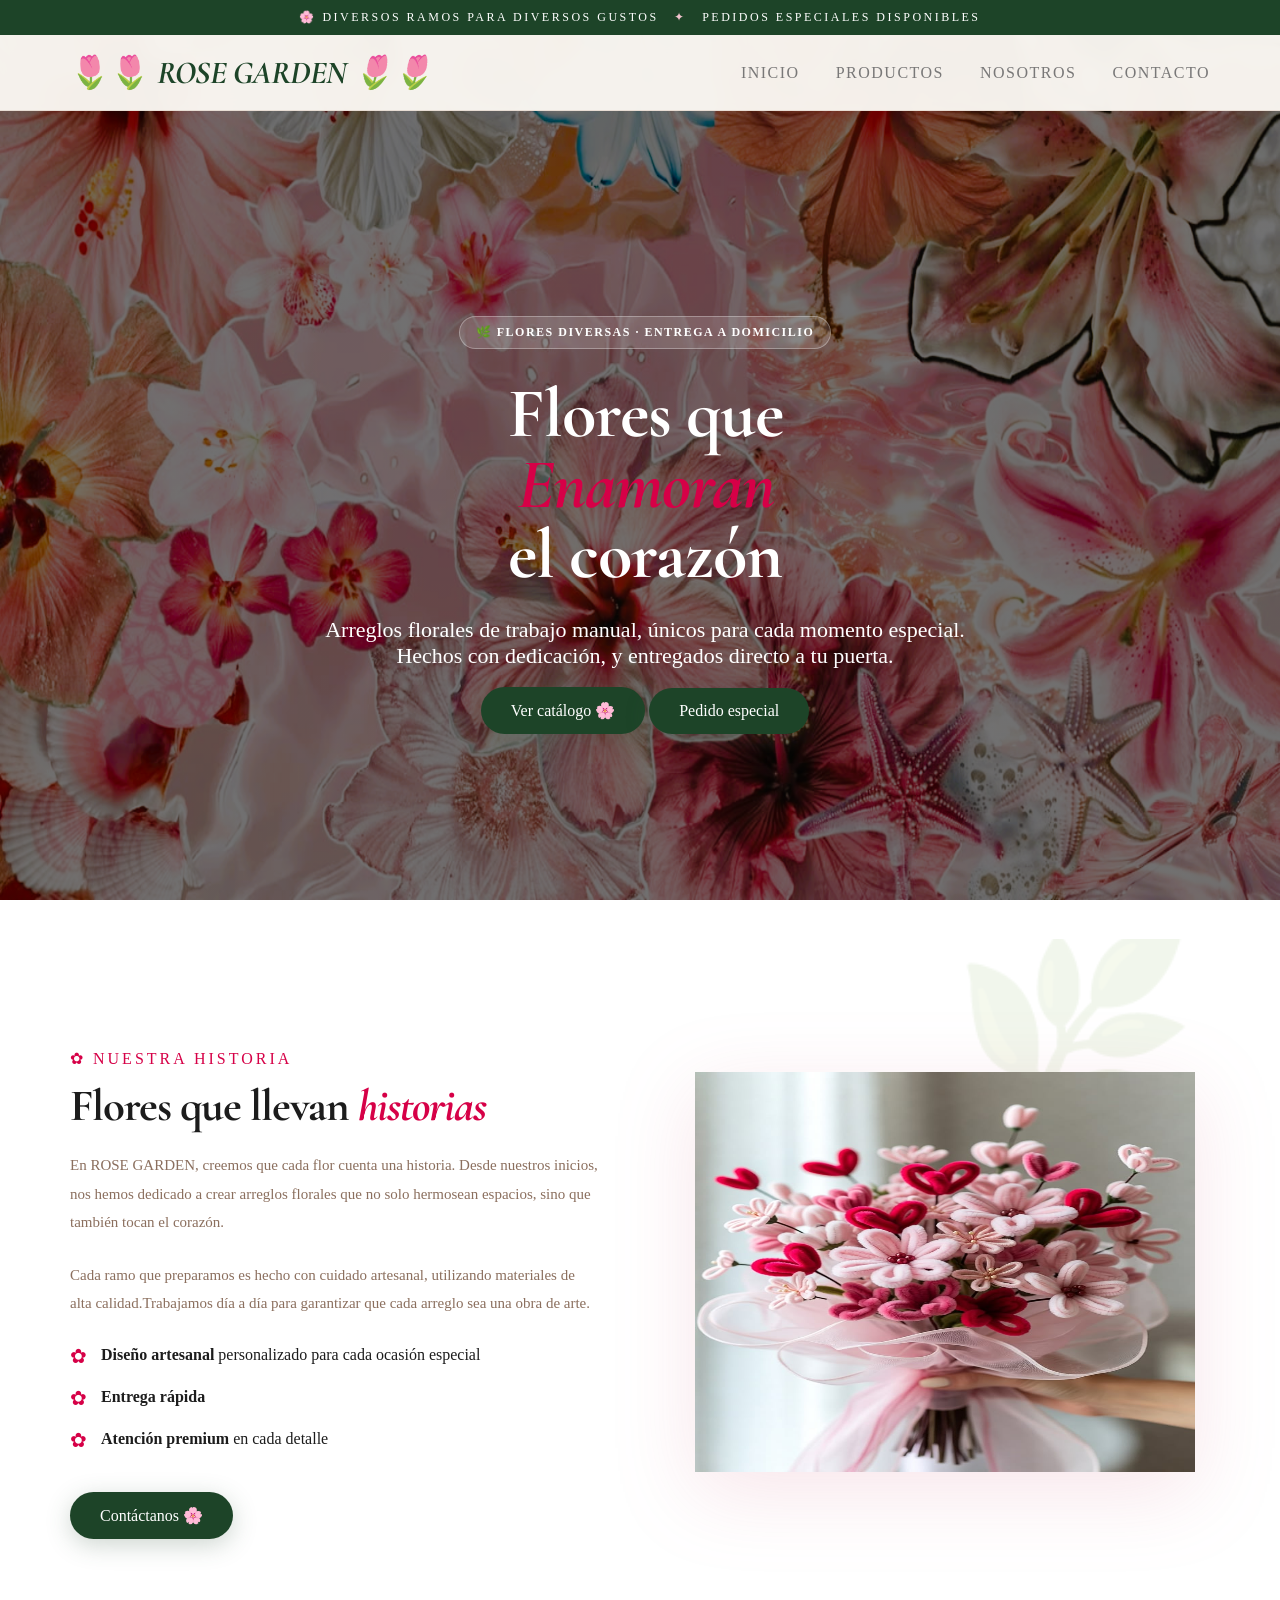
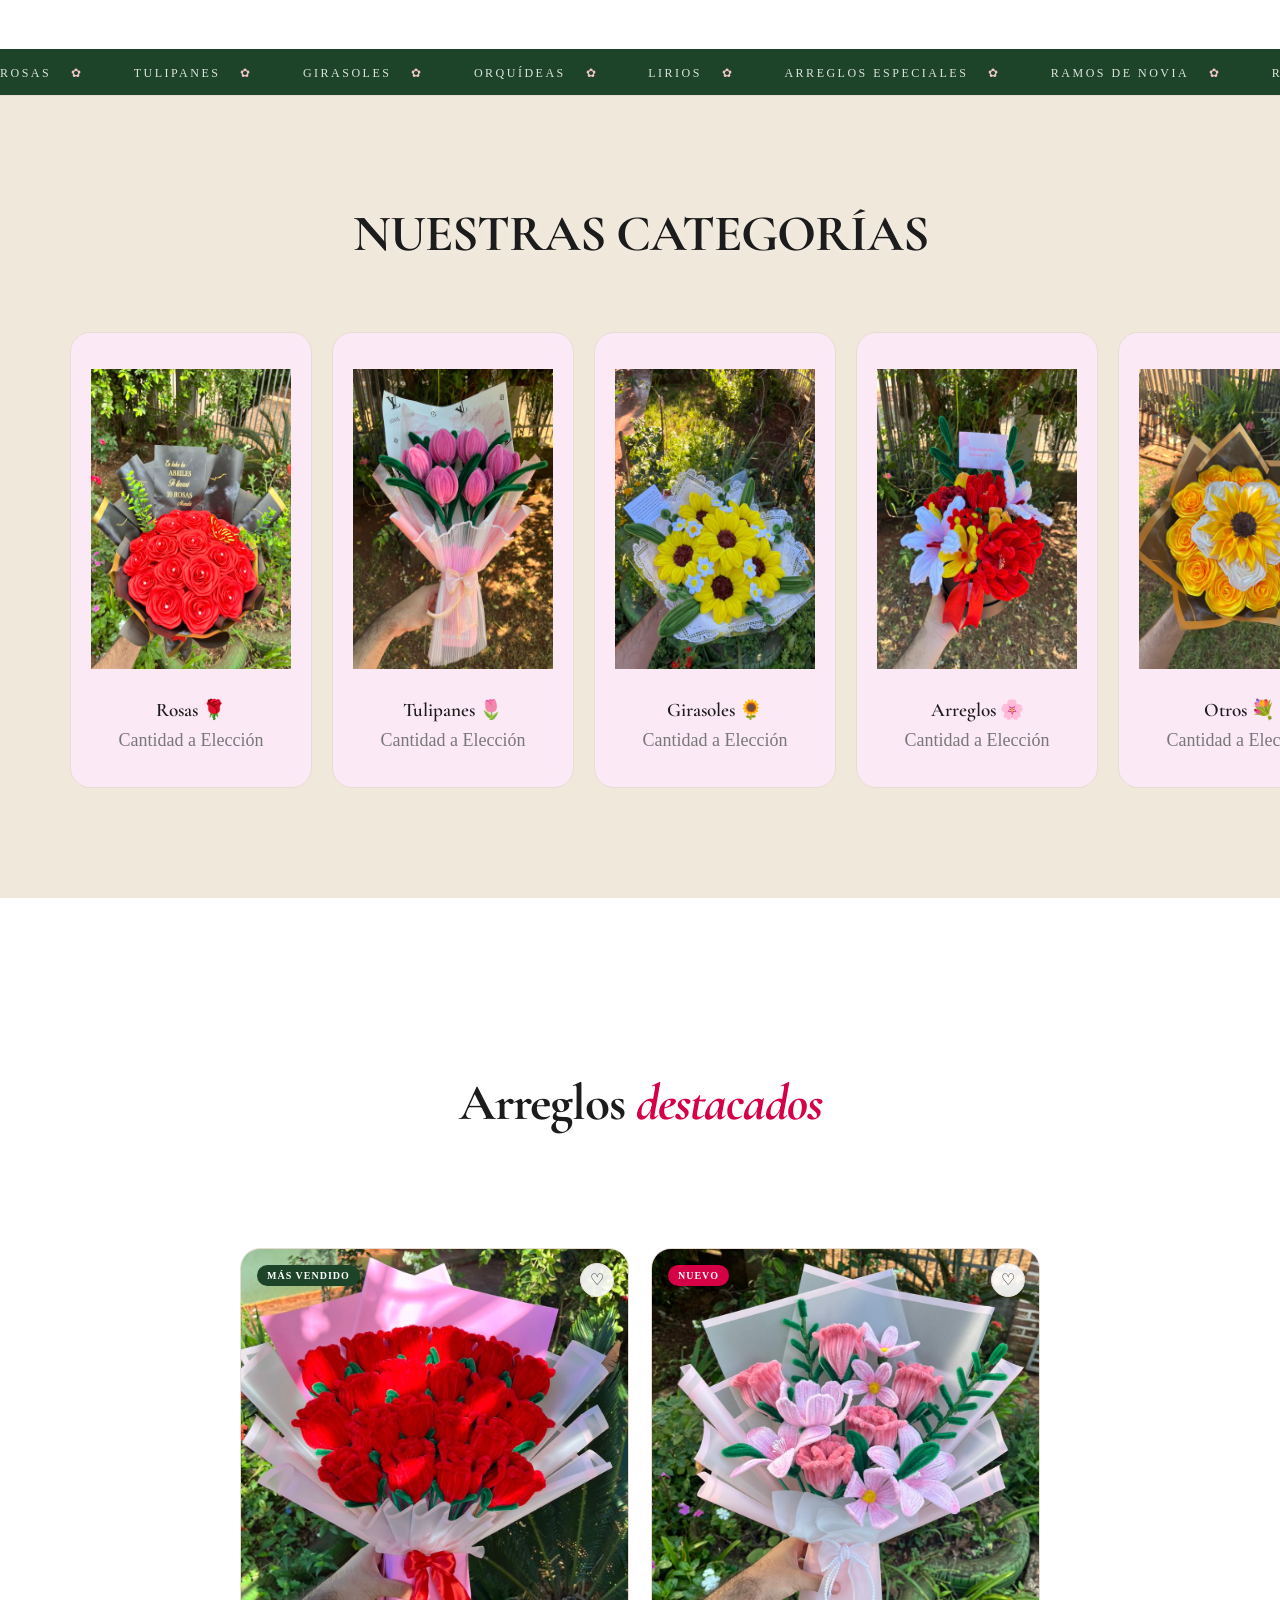
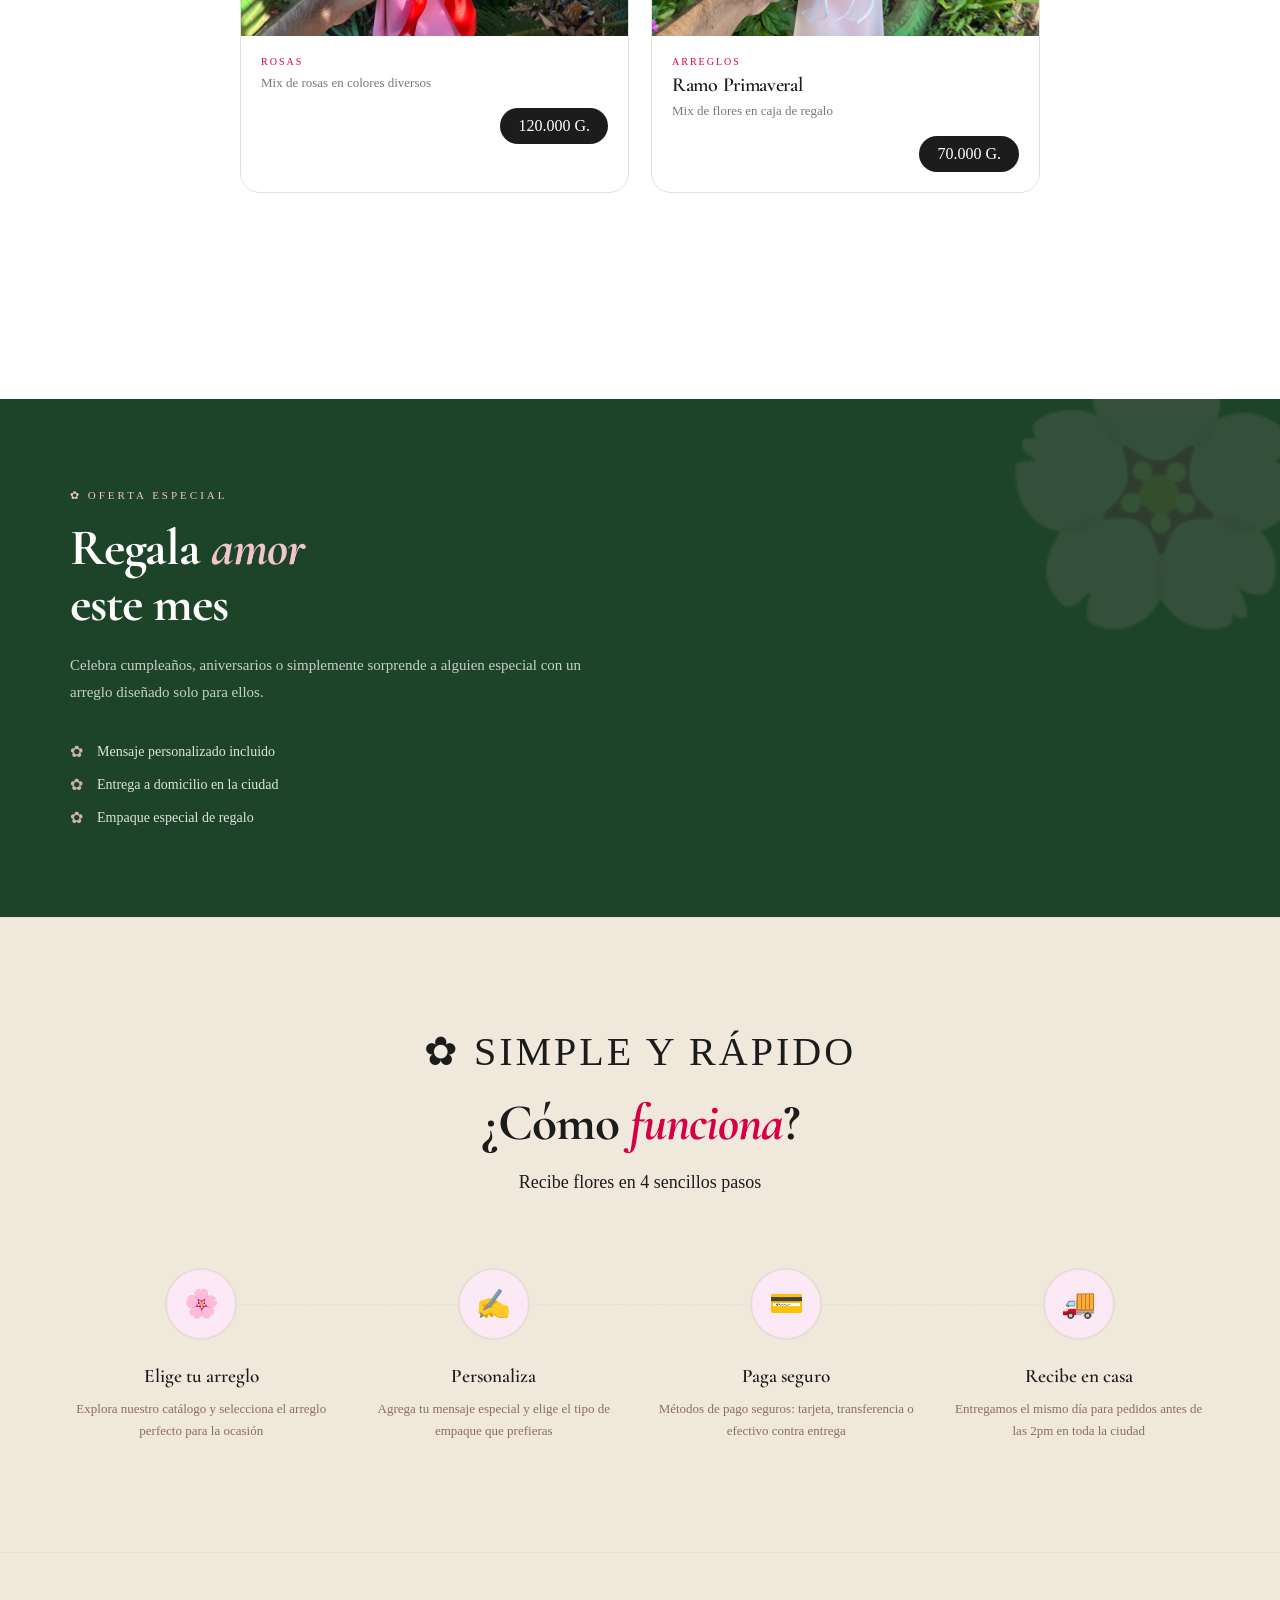
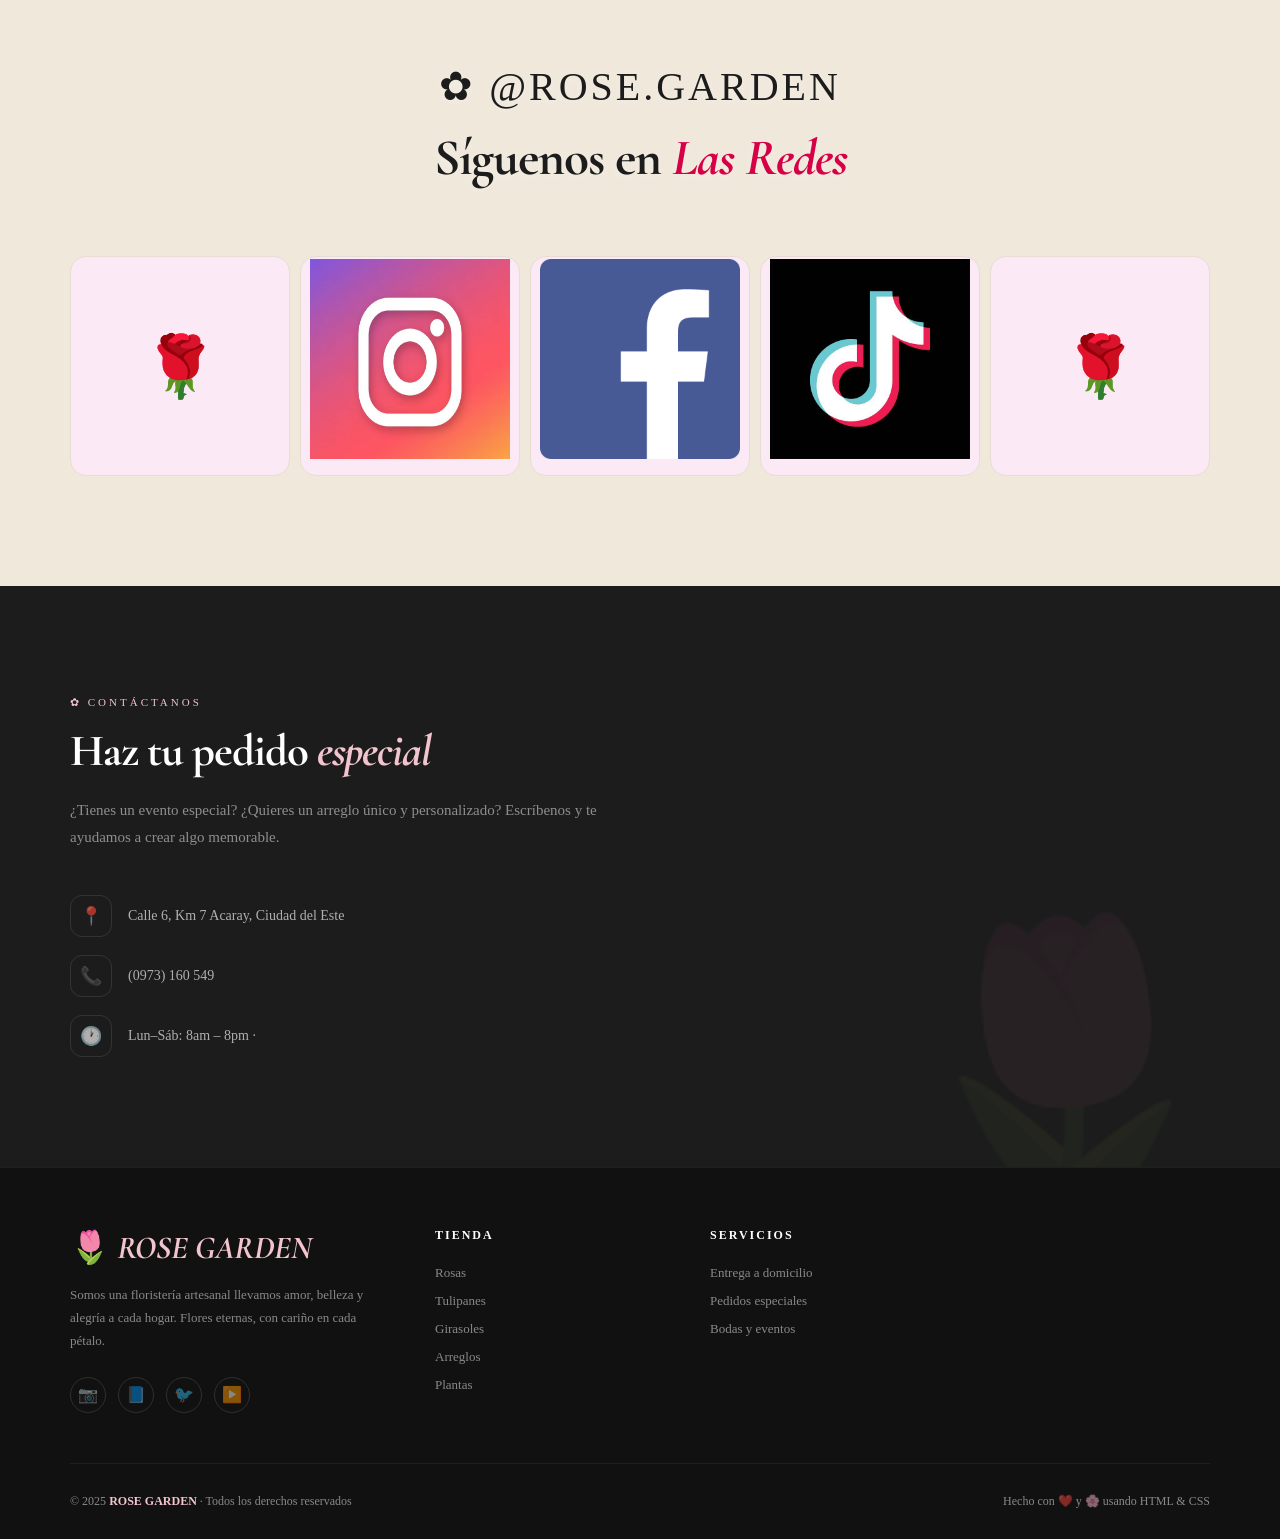
<file: index.html>
<!DOCTYPE html>
<html lang="es">
<head>
  <meta charset="UTF-8">
  <meta name="viewport" content="width=device-width, initial-scale=1.0">
  <meta name="description"
    content="ROSE GARDEN - Floristería artesanal con arreglos florales únicos, entrega a domicilio, flores frescas cortadas cada mañana.">
  <meta name="theme-color" content="#3d5a45">
  <title>ROSE GARDEN - Flores que Enamoran</title>
  <link rel="preconnect" href="https://fonts.googleapis.com">
  <link rel="preconnect" href="https://fonts.gstatic.com" crossorigin>
  <link
    href="https://fonts.googleapis.com/css2?family=Cormorant+Garamond:ital,wght@0,400;0,600;0,700;1,400;1,700&family=Jost:wght@300;400;500;600&display=swap"
    rel="stylesheet">
  <link rel="stylesheet" href="styles.css">
  <style>
    /* ================================================
       VARIABLES
    ================================================ */
    :root {
      --rosa: #f2c4ce;
      --rosa-osc: #d60047;
      --verde: #1d4428;
      --verde-cl: #e8f0e9;
      --crema: #fce9f6;
      --crema-osc: #f0e8db;
      --tierra: #8b6f5e;
      --negro: #1c1c1c;
      --gris: #797878;
      --borde: #e8ddd4;
      --titulo: 'Cormorant Garamond', serif;
      --cuerpo: 'Jost', sans-serif color: var(--verde-cl);
    }

    *,
    *::before,
    *::after {
      margin: 0;
      padding: 0;
      box-sizing: border-box;
    }

    html {
      scroll-behavior: smooth;
    }

    body {
      background-image: linear-gradient(rgba(0, 0, 0, 0.55), rgba(0, 0, 0, 0.55)), url(IMG/28d7d23e74d8113bc0f9632241e94e80.png);
      background-size: 100% 100%;
      background-position: center;
      background-repeat: no-repeat;
      background-attachment: fixed;
      color: var(--negro);
      font-family: var(--cuerpo);
      font-weight: 500;
      overflow-x: hidden;
      -webkit-font-smoothing: antialiased;
      -moz-osx-font-smoothing: grayscale;
    }

    a {
      text-decoration: none; color: inherit;}

    ul { list-style: none;}

    /* ================================================
       ANIMACIONES
    ================================================ */
    @keyframes subirFade {
      from { opacity: 0; transform: translateY(24px);
      }
      to { opacity: 1; transform: translateY(0);
      }
    }

    @keyframes fadeIn {
      from {
        opacity: 0;
      }

      to {
        opacity: 1;
      }
    }

    @keyframes flotar {

      0%, 100% {
        transform: translateY(0) rotate(-2deg);
      }

      50% {
        transform: translateY(-14px) rotate(2deg);
      }
    }

    @keyframes girar-lento {
      from {
        transform: rotate(0deg);
      }

      to {
        transform: rotate(360deg);
      }
    }

    @keyframes ticker {
      from {
        transform: translateX(0);
      }

      to {
        transform: translateX(-50%);
      }
    }



    .a1 {
      animation: subirFade 0.9s ease 0.10s both;
    }

    .a2 {
      animation: subirFade 0.9s ease 0.25s both;
    }

    .a3 {
      animation: subirFade 0.9s ease 0.40s both;
    }

    .a4 {
      animation: subirFade 0.9s ease 0.55s both;
    }

    /* ================================================
       ANUNCIO SUPERIOR
    ================================================ */
    .anuncio {
      background: var(--verde);
      color: #fff;
      text-align: center;
      padding: 10px 20px;
      font-size: 12px;
      letter-spacing: 2.5px;
      text-transform: uppercase;
    }

    .anuncio span {
      color: var(--rosa);
      margin: 0 10px;
    }

    /* ================================================
       NAV
    ================================================ */
    nav {
      position: sticky;
      top: 0;
      z-index: 100;
      background: rgba(250, 247, 242, 0.97);
      /* Fallback for browsers without backdrop-filter */
      /* Provide a solid background as fallback for browsers without backdrop-filter */
      /* Reduce blur for better performance */
      -webkit-backdrop-filter: blur(8px);
      backdrop-filter: blur(8px);
      border-bottom: 1px solid var(--borde);
      display: flex;
      align-items: center;
      justify-content: space-between;
      padding: 18px 70px;
      animation: fadeIn 0.6s ease both;
    }

    .nav-logo {
      font: 700 2rem var(--titulo);
      letter-spacing: -0.5px;
      display: flex;
      align-items: center;
      gap: 8px;
    }

    .nav-logo em {
      font-style: italic;
      color: var(--verde);
    }

    .nav-links {
      display: flex;
      gap: 36px;
      align-items: center;
    }

    .nav-links a {
      font: 500 12px var(--cuerpo);
      letter-spacing: 1.5px;
      text-transform: uppercase;
      color: var(--gris);
      transition: color 0.25s;
      position: relative;
    }

    .nav-links a::after {
      content: '';
      position: absolute;
      bottom: -3px;
      left: 0;
      width: 100%;
      height: 1.5px;
      background: var(--verde);
      transform: scaleX(0);
      transform-origin: left;
      transition: transform 0.3s;
    }

    .nav-links a:hover {
      color: var(--negro);
    }

    .nav-links a:hover::after {
      transform: scaleX(1);
    }

    .nav-iconos {
      display: flex;
      gap: 18px;
      align-items: center;
    }

    .nav-iconos button {
      background: none;
      border: 0;
      cursor: pointer;
      font-size: 20px;
      position: relative;
      transition: transform 0.2s;
      padding: 8px;
      min-height: 44px;
      min-width: 44px;
      display: flex;
      align-items: center;
      justify-content: center;
    }

    .nav-iconos button:hover {
      transform: scale(1.15);
    }

    .carrito-badge {
      position: absolute;
      top: -4px; right: -6px;
      background: var(--verde);
      color: #fff;
      font: 600 9px var(--cuerpo);
      width: 16px; height: 16px;
      border-radius: 50%;
      display: flex;
      align-items: center;
      justify-content: center;
    }

    .hero {
      display: grid;
      flex-direction: column;
      align-items: center;
      justify-content: center;
      min-height: 92vh;
      overflow: hidden;
      padding: 80px 60px 80px 70px;
      text-align: center;
    }

    .hero-izq {
      display: flex;
      flex-direction: column;
      justify-content: center;
      align-items: center;
      padding: 0;
      position: relative;
      max-width: 700px;
    }

    /* Elemento decorativo de fondo */
    .hero-izq::before {

      position: relative;
      bottom: 60px;
      left: 40px;
      font-size: 140px;
      color: var(--crema-osc);
      pointer-events: auto;
      line-height: 1;
    }

    .hero-tag {
      display: inline-flex;
      align-items: center;
      justify-content: center;
      gap: 10px;
      background: rgba(255, 255, 255, 0.15);
      color: #fff;
      border-radius: 50px;
      padding: 8px 16px;
      font-size: 12px;
      font-weight: 600;
      letter-spacing: 1.5px;
      text-transform: uppercase;
      margin: 0 auto 30px;
      width: fit-content;
      border: 1px solid rgba(255, 255, 255, 0.3);
    }

    .hero h1 {
      font-family: var(--titulo);
      font-size: clamp(3.2rem, 5.5vw, 5.8rem);
      font-weight: 700;
      line-height: 1.0;
      letter-spacing: -1px;
      margin-bottom: 26px;
      color: #fff;
    }

    .hero h1 em {
      font-style: italic;
      color: var(--rosa-osc);
    }

    .hero-desc {
      font-size: 1rem;
      line-height: 1.9;
      color: rgba(255, 255, 255, 0.85);
      max-width: 600px;
      margin-bottom: 38px;
    }

    .hero-botones {
      display: flex;
      gap: 14px;
      flex-wrap: wrap;
      justify-content: center;
      margin-bottom: 20px;
    }

    .btn {
      display: inline-flex;
      align-items: center;
      gap: 8px;
      padding: 14px 30px;
      border-radius: 50px;
      font: 600 14px var(--cuerpo);
      cursor: pointer;
      border: 0;
      transition: transform 0.2s, box-shadow 0.25s, background 0.25s;
      min-height: 44px;
      min-width: 44px;
    }

    .btn:hover {
      transform: translateY(-3px);
    }

    .btn-verde {
      background: var(--verde);
      color: #fff;
      box-shadow: 0 6px 24px rgba(61, 90, 69, 0.25);
    }

    .btn-verde:hover {
      background: #2d4434;
      box-shadow: 0 10px 32px rgba(61, 90, 69, 0.38);
    }

    .btn-borde {
      background: transparent;
      color: #fff;
      border: 1.5px solid #fff;
    }

    .btn-borde:hover {
      border-color: var(--rosa-osc);
      color: var(--rosa-osc);
      background: rgba(255, 255, 255, 0.1);
    }

    /* Stats pequeñas */
    .hero-stats {
      display: flex;
      gap: 36px;
      margin-top: 48px;
      padding-top: 30px;
      border-top: 1px solid var(--borde);
    }

    .stat-num {
      font: 700 2.4rem var(--titulo);
      color: var(--verde);
      line-height: 1;
    }

    .stat-txt {
      font-size: 11px;
      color: var(--gris);
      letter-spacing: 1px;
      text-transform: uppercase;
      margin-top: 4px;
    }

    /* Lado derecho hero */
    .hero-der {
      background: transparent;
      position: relative;
      overflow: hidden;
      display: flex;
      align-items: center;
      justify-content: center;
      width: 100%;
      max-width: 500px;
      height: 400px;
      margin-top: 40px;
    }

    /* Textura de círculos decorativos */
    .hero-der::before {
      content: '';
      position: absolute;
      width: 500px;
      height: 500px;
      border-radius: 50%;
      border: 1px solid rgba(212, 132, 154, 0.25);
      animation: girar-lento 40s linear infinite;
    }

    .hero-der::after {
      content: '';
      position: absolute;
      width: 340px;
      height: 340px;
      border-radius: 50%;
      border: 1px dashed rgba(61, 90, 69, 0.2);
      animation: girar-lento 28s linear infinite reverse;
    }

    .hero-flor-grande {
      font-size: 220px;
      line-height: 1;
      animation: flotar 6s ease-in-out infinite;
      position: relative;
      z-index: 2;
      filter: drop-shadow(0 30px 60px rgba(0, 0, 0, 0.1));
    }

    .hero-imagen {
      width: 100%;
      height: 100%;
      object-fit: cover;
      object-position: center;
      position: relative;
      z-index: 2;
    }

    /* Badges flotantes */
    .badge {
      position: absolute;
      z-index: 3;
      border-radius: 16px;
      padding: 14px 18px;
      font-size: 13px;
      font-weight: 600;
      box-shadow: 0 8px 28px rgba(0, 0, 0, 0.1);
    }

    .badge span {
      display: block;
      font-size: 11px;
      font-weight: 400;
      margin-top: 2px;
    }

    .badge-1 {
      background: #fff;
      border: 1px solid var(--borde);
      top: 100px;
      right: 60px;
      animation: subirFade 0.8s ease 0.8s both;
    }

    .badge-1 span {
      color: var(--gris);
    }

    .badge-2 {
      background: var(--verde);
      color: #fff;
      bottom: 120px;
      left: 50px;
      animation: subirFade 0.8s ease 1s both;
    }

    .badge-2 span {
      opacity: 0.7;
    }

    .badge-3 {
      background: var(--rosa);
      color: var(--negro);
      bottom: 60px;
      right: 80px;
      animation: subirFade 0.8s ease 1.2s both;
    }

    .badge-3 span {
      color: var(--tierra);
    }

    /* ================================================
       TICKER
    ================================================ */
    .ticker {
      background: var(--verde);
      padding: 14px 0;
      overflow: hidden;
      white-space: nowrap;
    }

    .ticker-inner {
      display: inline-flex;
      gap: 50px;
      animation: ticker 22s linear infinite;
    }

    .ticker-item {
      font-size: 12px;
      letter-spacing: 2.5px;
      text-transform: uppercase;
      color: rgba(255, 255, 255, 0.85);
      display: inline-flex;
      align-items: center;
      gap: 20px;
    }

    .ticker-item::after {
      content: '✿';
      color: var(--rosa);
    }

    /* ================================================
       SECCIÓN GENERAL
    ================================================ */
    .seccion {
      padding: 110px 70px;
    }

    .seccion-header {
      text-align: center;
      margin-bottom: 70px;
      color: #444;
    }

    .seccion-tag {
      display: inline-block;
      font-size: 40px;
      letter-spacing: 3px;
      text-transform: uppercase;
      color: #ffffff;
      margin-bottom: 20px;
      text-shadow: 0 2px 8px rgba(255, 255, 255, 0.3);

    }

    .seccion-h2 {
      color: #1c1c1c;
      text-shadow: 0 2px 8px rgba(255, 255, 255, 0.3);
      font: 700 clamp(2.4rem, 4vw, 3.8rem) var(--titulo);
      letter-spacing: -1px;
      line-height: 1.1;
    }

    .seccion-h2 em {
      font-style: italic;
      color: var(--rosa-osc);
    }

    .seccion-sub {
      font-size: 18px;
      color: rgba(255, 255, 255, 0.85);
      margin-top: 14px;
      max-width: 500px;
      margin-left: auto;
      margin-right: auto;
      line-height: 1.8;
    }

    /* ================================================
       CATEGORÍAS
    ================================================ */
    .categorias {
      background: var(--crema-osc);
      border-top: 1px solid var(--borde);
    }

    .cats-grid {
      display: grid;
      grid-template-columns: repeat(5, 1fr);
      gap: 20px;
    }

    .cat-card {
      background: var(--crema);
      border: 1px solid var(--borde);
      border-radius: 20px;
      padding: 36px 20px;
      text-align: center;
      cursor: pointer;
      transition: transform 0.3s, box-shadow 0.3s, background 0.3s;
    }

    .cat-card:hover {
      transform: translateY(-8px);
      box-shadow: 0 20px 50px rgba(0, 0, 0, 0.08);
      background: #fff;
    }

    .cat-card:hover .cat-ico {
      transform: scale(1.2) rotate(-5deg);
    }

    .cat-ico {
      font-size: 48px;
      display: block;
      margin-bottom: 18px;
      transition: transform 0.3s;
    }

    .cat-nombre {
      font: 600 1.2rem var(--titulo);
      margin-bottom: 8px;
    }

    .cat-cant {
      font-size: 18px;
      color: var(--gris);
    }

    /* ================================================
       PRODUCTOS DESTACADOS
    ================================================ */
    .productos-grid {
      display: grid;
      grid-template-columns: repeat(2, 1fr);
      gap: 22px;
      max-width: 800px;
      margin: 0 auto;
    }

    .productos-grid .prod-card:nth-child(n+3) {
      display: none;
    }

    .prod-card {
      background: #fff;
      border: 1px solid var(--borde);
      border-radius: 20px;
      overflow: hidden;
      transition: transform 0.35s, box-shadow 0.35s;
      position: relative;
    }

    .prod-card:hover {
      transform: translateY(-8px);
      box-shadow: 0 24px 60px rgba(0, 0, 0, 0.09);
    }

    /* Etiqueta de oferta */
    .prod-oferta {
      position: absolute;
      top: 16px;
      left: 16px;
      background: var(--verde);
      color: #fff;
      font-size: 10px;
      font-weight: 700;
      letter-spacing: 1px;
      text-transform: uppercase;
      padding: 5px 10px;
      border-radius: 50px;
      z-index: 2;
    }

    .prod-oferta.nuevo {
      background: var(--rosa-osc);
    }

    /* Botón de favorito */
    .prod-fav {
      position: absolute;
      top: 14px;
      right: 14px;
      width: 34px;
      height: 34px;
      border-radius: 50%;
      background: rgba(255, 255, 255, 0.9);
      border: 1px solid var(--borde);
      display: flex;
      align-items: center;
      justify-content: center;
      font-size: 16px;
      cursor: pointer;
      z-index: 2;
      transition: transform 0.2s, background 0.2s;
    }

    .prod-fav:hover {
      transform: scale(1.15);
      background: var(--rosa);
    }

    .prod-imagen {
      aspect-ratio: 1;
      background: var(--crema-osc);
      display: flex;
      align-items: center;
      justify-content: center;
      font-size: 90px;
      transition: transform 0.4s;
    }

    .prod-imagen img {
      width: 100%;
      height: 100%;
      object-fit: cover;
      object-position: center;
    }

    .prod-card:hover .prod-imagen {
      transform: scale(1.04);
    }

    .prod-info {
      padding: 20px;
    }

    .prod-categoria {
      font-size: 10px;
      letter-spacing: 2px;
      text-transform: uppercase;
      color: var(--rosa-osc);
      margin-bottom: 6px;
    }

    .prod-nombre {
      font: 600 1.25rem var(--titulo);
      margin-bottom: 4px;
      letter-spacing: -0.3px;
    }

    .prod-desc {
      font-size: 13px;
      color: var(--gris);
      margin-bottom: 14px;
      line-height: 1.6;
    }

    .prod-pie {
      display: flex;
      justify-content: space-between;
      align-items: center;
    }

    .prod-precio {
      font-family: var(--titulo);
      font-size: 1.4rem;
      font-weight: 700;
      color: var(--verde);
    }

    .prod-precio-tachado {
      font-size: 12px;
      color: var(--gris);
      text-decoration: line-through;
      margin-left: 4px;
    }

    .prod-agregar {
      background: var(--negro);
      color: #fff;
      border: 0;
      border-radius: 50px;
      padding: 9px 18px;
      font: 600 12px var(--cuerpo);
      cursor: pointer;
      transition: background 0.2s, transform 0.2s;
    }

    .prod-agregar:hover {
      background: var(--verde);
      transform: scale(1.05);
    }

    /* ================================================
       BANNER ESPECIAL
    ================================================ */
    .banner {
      background: var(--verde);
      color: #fff;
      padding: 90px 70px;
      display: grid;
      grid-template-columns: 1fr 1fr;
      gap: 60px;
      align-items: center;
      position: relative;
      overflow: hidden;
    }

    .banner::before {
      content: '🌸';
      position: absolute;
      right: -40px;
      top: -40px;
      font-size: 260px;
      opacity: 0.1;
      line-height: 1;
    }

    .banner-tag {
      font-size: 11px;
      letter-spacing: 3px;
      text-transform: uppercase;
      color: var(--rosa);
      margin-bottom: 18px;
    }

    .banner h2 {
      font: 700 clamp(2.4rem, 4vw, 3.6rem) var(--titulo);
      letter-spacing: -1px;
      line-height: 1.1;
      margin-bottom: 20px;
    }

    .banner h2 em {
      font-style: italic;
      color: var(--rosa);
    }

    .banner-desc {
      font-size: 15px;
      line-height: 1.8;
      opacity: 0.75;
      margin-bottom: 36px;
    }

    .banner-lista {
      display: flex;
      flex-direction: column;
      gap: 14px;
    }

    .banner-item {
      display: flex;
      align-items: center;
      gap: 14px;
      font-size: 14px;
      opacity: 0.85;
    }

    .banner-item::before {
      content: '✿';
      color: var(--rosa);
      font-size: 16px;
      flex-shrink: 0;
    }

    /* Código de descuento */
    .descuento-box {
      background: rgba(255, 255, 255, 0.08);
      border: 1px dashed rgba(255, 255, 255, 0.25);
      border-radius: 16px;
      padding: 28px;
      text-align: center;
      backdrop-filter: blur(4px);
    }

    .desc-num {
      font-family: var(--titulo);
      font-size: 5rem;
      font-weight: 700;
      color: var(--rosa);
      line-height: 1;
    }

    .desc-txt {
      font-size: 14px;
      opacity: 0.7;
      margin: 10px 0 20px;
    }

    .desc-codigo {
      background: rgba(255, 255, 255, 0.1);
      border: 1px dashed var(--rosa);
      border-radius: 10px;
      padding: 12px 20px;
      font-size: 18px;
      font-weight: 700;
      letter-spacing: 4px;
      color: var(--rosa);
    }

    /* ================================================
       CÓMO FUNCIONA
    ================================================ */
    .pasos {
      background: var(--crema-osc);
      border-top: 1px solid var(--borde);
    }

    .pasos-grid {
      display: grid;
      grid-template-columns: repeat(4, 1fr);
      gap: 30px;
      position: relative;
    }

    /* Línea conectora */
    .pasos-grid::before {
      content: '';
      position: absolute;
      top: 36px;
      left: 12%;
      width: 76%;
      height: 1px;
      border-top: 1px dashed var(--borde);
      z-index: 1;
    }

    .paso-card {
      text-align: center;
      position: relative;
      z-index: 1;
    }

    .paso-num {
      width: 72px;
      height: 72px;
      border-radius: 50%;
      background: var(--crema);
      border: 2px solid var(--borde);
      display: flex;
      align-items: center;
      justify-content: center;
      margin: 0 auto 24px;
      font-size: 28px;
      transition: background 0.3s, border-color 0.3s, transform 0.3s;
    }

    .paso-card:hover .paso-num {
      background: var(--verde);
      border-color: var(--verde);
      transform: scale(1.1);
    }

    .paso-titulo {
      font: 600 1.2rem var(--titulo);
      margin-bottom: 10px;
    }

    .paso-desc {
      font-size: 13px;
      color: var(--tierra);
      line-height: 1.7;
    }

    /* ================================================
       TESTIMONIOS
    ================================================ */
    .test-grid {
      display: grid;
      grid-template-columns: repeat(3, 1fr);
      gap: 20px;
    }

    .test-card {
      background: #fff;
      border: 1px solid var(--borde);
      border-radius: 20px;
      padding: 36px;
      transition: transform 0.3s, box-shadow 0.3s;
    }

    .test-card:hover {
      transform: translateY(-6px);
      box-shadow: 0 20px 50px rgba(0, 0, 0, 0.07);
    }

    .test-estrellas {
      color: #f5c842;
      font: 14px var(--cuerpo);
      margin-bottom: 18px;
      letter-spacing: 2px;
    }

    .test-texto {
      font-family: var(--titulo);
      font-size: 1.1rem;
      font-style: italic;
      line-height: 1.7;
      color: #444;
      margin-bottom: 28px;
    }

    .test-autor {
      display: flex;
      align-items: center;
      gap: 14px;
    }

    .test-avatar {
      width: 46px;
      height: 46px;
      border-radius: 50%;
      background: var(--crema-osc);
      border: 1px solid var(--borde);
      display: flex;
      align-items: center;
      justify-content: center;
      font-size: 22px;
    }

    .test-nombre {
      font: 600 14px var(--cuerpo);
    }

    .test-cargo {
      font-size: 12px;
      color: var(--gris);
      margin-top: 2px;
    }

    .test-flor {
      margin-left: auto;
      font-size: 22px;
      opacity: 0.5;
    }

    /* ================================================
       NOSOTROS / ABOUT US
    ================================================ */
    .nosotros {
      background: #fff;
      padding: 110px 70px;
      position: relative;
      overflow: hidden;
    }

    .nosotros::before {
      content: '🌿';
      position: absolute;
      top: -20px;
      right: 80px;
      font-size: 200px;
      opacity: 0.08;
    }

    .nosotros-inner {
      display: grid;
      grid-template-columns: 1fr 1fr;
      gap: 80px;
      align-items: center;
      position: relative;
    }

    .nosotros-contenido h2 {
      font: 700 clamp(2.2rem, 3.5vw, 3.2rem) var(--titulo);
      letter-spacing: -1px;
      color: var(--negro);
      margin-bottom: 20px;
      line-height: 1.1;
    }

    .nosotros-contenido h2 em {
      font-style: italic;
      color: var(--rosa-osc);
    }

    .nosotros-tag {
      display: inline-block;
      font: 11px var(--cuerpo);
      letter-spacing: 3px;
      text-transform: uppercase;
      color: var(--rosa-osc);
      margin-bottom: 14px;
    }

    .nosotros-texto {
      font-size: 15px;
      line-height: 1.9;
      color: var(--tierra);
      margin-bottom: 24px;
    }

    .nosotros-lista {
      display: flex;
      flex-direction: column;
      gap: 16px;
      margin-bottom: 40px;
    }

    .nosotros-item {
      display: flex;
      gap: 14px;
      align-items: flex-start;
    }

    .nosotros-item::before {
      content: '✿';
      color: var(--rosa-osc);
      font-size: 20px;
      flex-shrink: 0;
      margin-top: 2px;
    }

    .nosotros-item-texto {
      font: 14px var(--cuerpo);
      color: var(--negro);
      line-height: 1.6;
    }

    .nosotros-icono {
      display: flex;
      align-items: center;
      justify-content: center;
      position: relative;
    }

    .nosotros-flor {
      font-size: 180px;
      animation: flotar 6s ease-in-out infinite;
      filter: drop-shadow(0 20px 40px rgba(207, 79, 113, 0.15));
    }

    /* ================================================
       INSTAGRAM / GALERÍA
    ================================================ */
    .galeria {
      background: var(--crema-osc);
      border-top: 1px solid var(--borde);
    }

    .galeria-grid {
      display: grid;
      grid-template-columns: repeat(5, 1fr);
      gap: 10px;
    }

    .galeria-item {
      aspect-ratio: 1;
      background: var(--crema);
      border-radius: 16px;
      display: flex;
      align-items: center;
      justify-content: center;
      font-size: 60px;
      border: 1px solid var(--borde);
      transition: transform 0.3s, box-shadow 0.3s;
      cursor: pointer;
      overflow: hidden;
      position: relative;
    }

    .galeria-item:hover {
      transform: scale(1.03);
      box-shadow: 0 12px 36px rgba(0, 0, 0, 0.1);
    }

    .galeria-item::after {
      content: '♡ Ver';
      position: absolute;
      inset: 0;
      background: rgba(61, 90, 69, 0.75);
      color: #fff;
      font-family: var(--cuerpo);
      font-size: 13px;
      font-weight: 600;
      display: flex;
      align-items: center;
      justify-content: center;
      opacity: 0;
      transition: opacity 0.3s;
      border-radius: 16px;
      pointer-events: none;
    }

    .galeria-item:hover::after {
      opacity: 1;
    }

    /* ================================================
       SUSCRIPCIÓN / NEWSLETTER
    ================================================ */
    .newsletter {
      background: var(--rosa);
      border-top: 1px solid rgba(212, 132, 154, 0.3);
      padding: 80px 70px;
      display: flex;
      align-items: center;
      justify-content: space-between;
      gap: 40px;
    }

    .news-izq h2 {
      font-family: var(--titulo);
      font-size: clamp(1.8rem, 3vw, 2.6rem);
      font-weight: 700;
      letter-spacing: -0.5px;
      margin-bottom: 10px;
    }

    .news-izq p {
      font-size: 14px;
      color: var(--tierra);
    }

    .news-form {
      display: flex;
      gap: 10px;
      flex-shrink: 0;
    }

    .news-form input {
      background: rgba(255, 255, 255, 0.8);
      border: 1px solid rgba(212, 132, 154, 0.4);
      border-radius: 50px;
      padding: 14px 22px;
      font: 14px var(--cuerpo);
      outline: 0;
      width: 280px;
      color: var(--negro);
      transition: background 0.2s, border-color 0.2s;
    }

    .news-form input:focus {
      background: #fff;
      border-color: var(--verde);
    }

    .news-form input::placeholder {
      color: var(--tierra);
    }

    /* ================================================
       CONTACTO
    ================================================ */
    .contacto {
      background: var(--negro);
      color: #fff;
      padding: 110px 70px;
      position: relative;
      overflow: hidden;
    }

    .contacto::before {
      content: '🌷';
      position: absolute;
      bottom: -40px;
      right: 40px;
      font-size: 280px;
      opacity: 0.05;
      line-height: 1;
    }

    .contacto-inner {
      display: grid;
      grid-template-columns: 1fr 1fr;
      gap: 80px;
      align-items: start;
      position: relative;
    }

    .contacto-tag {
      font-size: 11px;
      letter-spacing: 3px;
      text-transform: uppercase;
      color: var(--rosa);
      margin-bottom: 18px;
    }

    .contacto-h2 {
      font: 700 clamp(2.2rem, 3.5vw, 3.4rem) var(--titulo);
      letter-spacing: -1px;
      line-height: 1.1;
      margin-bottom: 20px;
    }

    .contacto-h2 em {
      font-style: italic;
      color: var(--rosa);
    }

    .contacto-desc {
      font-size: 15px;
      line-height: 1.8;
      color: rgba(255, 255, 255, 0.5);
      margin-bottom: 44px;
    }

    .contacto-datos {
      display: flex;
      flex-direction: column;
      gap: 18px;
    }

    .dato-item {
      display: flex;
      align-items: center;
      gap: 16px;
      font-size: 14px;
      color: rgba(255, 255, 255, 0.65);
    }

    .dato-ico {
      width: 42px;
      height: 42px;
      border-radius: 12px;
      border: 1px solid rgba(255, 255, 255, 0.1);
      display: flex;
      align-items: center;
      justify-content: center;
      font-size: 18px;
      flex-shrink: 0;
    }

    /* Formulario */
    .form {
      display: flex;
      flex-direction: column;
      gap: 16px;
    }

    .form-fila {
      display: grid;
      grid-template-columns: 1fr 1fr;
      gap: 16px;
    }

    .form-grupo {
      display: flex;
      flex-direction: column;
      gap: 8px;
    }

    .form-grupo label {
      font-size: 11px;
      letter-spacing: 1.5px;
      text-transform: uppercase;
      color: rgba(255, 255, 255, 0.35);
    }

    .form-grupo input,
    .form-grupo textarea,
    .form-grupo select {
      background: rgba(255, 255, 255, 0.06);
      border: 1px solid rgba(255, 255, 255, 0.1);
      border-radius: 12px;
      padding: 14px 18px;
      color: #fff;
      font: 14px var(--cuerpo);
      outline: 0;
      transition: border-color 0.25s, background 0.25s;
      min-height: 44px;
    }

    .form-grupo input::placeholder,
    .form-grupo textarea::placeholder {
      color: rgba(255, 255, 255, 0.2);
    }

    .form-grupo input:focus,
    .form-grupo textarea:focus,
    .form-grupo select:focus {
      border-color: var(--rosa-osc);
      background: rgba(255, 255, 255, 0.09);
    }

    .form-grupo textarea {
      min-height: 120px;
      resize: vertical;
    }

    .form-grupo select option {
      background: #1c1c1c;
    }

    .btn-enviar {
      background: var(--rosa-osc);
      color: #fff;
      border: 0;
      border-radius: 50px;
      padding: 16px 34px;
      font: 600 14px var(--cuerpo);
      cursor: pointer;
      align-self: flex-start;
      display: flex;
      align-items: center;
      gap: 8px;
      transition: transform 0.2s, box-shadow 0.2s;
    }

    .btn-enviar:hover {
      transform: translateY(-3px);
      box-shadow: 0 12px 30px rgba(212, 132, 154, 0.4);
    }

    /* ================================================
       FOOTER
    ================================================ */
    footer {
      background: #111;
      color: rgba(255, 255, 255, 0.5);
      padding: 60px 70px 30px;
      border-top: 1px solid rgba(255, 255, 255, 0.06);
    }

    .footer-top {
      display: grid;
      grid-template-columns: 1.4fr 1fr 1fr 1fr;
      gap: 50px;
      padding-bottom: 50px;
      border-bottom: 1px solid rgba(255, 255, 255, 0.06);
      margin-bottom: 30px;
    }

    .footer-logo {
      font: 700 2rem var(--titulo);
      color: #fff;
      margin-bottom: 16px;
    }

    .footer-logo em {
      font-style: italic;
      color: var(--rosa);
    }

    .footer-sobre {
      font-size: 13px;
      line-height: 1.8;
      margin-bottom: 24px;
    }

    .footer-redes {
      display: flex;
      gap: 12px;
    }

    .red-btn {
      width: 36px;
      height: 36px;
      border-radius: 50%;
      border: 1px solid rgba(255, 255, 255, 0.12);
      display: flex;
      align-items: center;
      justify-content: center;
      font-size: 16px;
      cursor: pointer;
      transition: background 0.2s, border-color 0.2s;
    }

    .red-btn:hover {
      background: var(--rosa-osc);
      border-color: var(--rosa-osc);
    }

    .footer-col h4 {
      font-size: 12px;
      letter-spacing: 2px;
      text-transform: uppercase;
      color: #fff;
      margin-bottom: 20px;
    }

    .footer-col ul {
      display: flex;
      flex-direction: column;
      gap: 10px;
    }

    .footer-col ul a {
      font-size: 13px;
      transition: color 0.2s;
    }

    .footer-col ul a:hover {
      color: var(--rosa);
    }

    .footer-bottom {
      display: flex;
      justify-content: space-between;
      align-items: center;
      font-size: 12px;
    }

    .footer-bottom strong {
      color: var(--rosa);
    }

    /* ================================================
       RESPONSIVE
    ================================================ */
    @media (max-width: 1024px) {
      nav {
        padding: 14px 40px;
      }

      .productos-grid {
        grid-template-columns: 1fr;
        max-width: 100%;
      }

      .cats-grid {
        grid-template-columns: repeat(3, 1fr);
      }

      .galeria-grid {
        grid-template-columns: repeat(3, 1fr);
      }

      .footer-top {
        grid-template-columns: 1fr 1fr;
        gap: 30px;
      }

      .seccion {
        padding: 80px 50px;
      }

      .banner {
        padding: 70px 50px;
      }

      .contacto {
        padding: 80px 50px;
      }
    }

    @media (max-width: 768px) {
      nav {
        padding: 12px 16px;
        flex-direction: column;
        gap: 12px;
      }

      .nav-logo {
        font-size: 1.2rem;
      }

      .nav-links {
        display: none;
      }

      .hero {
        grid-template-columns: 1fr;
        padding: 40px 20px 60px 20px;
        min-height: 80vh;
      }

      .hero-izq {
        padding: 0;
      }

      .hero h1 {
        font-size: clamp(2rem, 4vw, 3.5rem);
        margin-bottom: 16px;
      }

      .hero-tag {
        font-size: 10px;
        padding: 6px 12px;
        margin-bottom: 20px;
      }

      .hero-desc {
        font-size: 0.9rem;
        margin-bottom: 24px;
      }

      .hero-botones {
        gap: 10px;
      }

      .btn {
        padding: 12px 24px;
        font-size: 13px;
      }

      .hero-der {
        min-height: 280px;
        max-width: 100%;
      }

      .hero-flor-grande {
        font-size: 100px;
      }

      .badge {
        display: none;
      }

      .seccion {
        padding: 50px 20px;
      }

      .seccion-header {
        margin-bottom: 40px;
      }

      .seccion-h2 {
        font-size: clamp(1.8rem, 3vw, 2.5rem);
      }

      .seccion-sub {
        font-size: 14px;
        margin-top: 10px;
      }

      .cats-grid {
        grid-template-columns: repeat(2, 1fr);
        gap: 12px;
      }

      .cat-card {
        padding: 20px 12px;
      }

      .cat-ico {
        font-size: 36px;
        margin-bottom: 12px;
      }

      .cat-nombre {
        font-size: 1rem;
      }

      .cat-cant {
        font-size: 13px;
      }

      .prod-card {
        border-radius: 12px;
      }

      .prod-info {
        padding: 16px;
      }

      .prod-nombre {
        font-size: 1rem;
      }

      .prod-desc {
        font-size: 12px;
      }

      .prod-agregar {
        padding: 8px 14px;
        font-size: 11px;
      }

      .banner {
        grid-template-columns: 1fr;
        padding: 40px 20px;
        gap: 30px;
      }

      .banner h2 {
        font-size: clamp(1.6rem, 3vw, 2.2rem);
      }

      .banner-desc {
        font-size: 13px;
      }

      .pasos-grid {
        grid-template-columns: repeat(2, 1fr);
        gap: 16px;
      }

      .pasos-grid::before {
        display: none;
      }

      .paso-num {
        width: 56px;
        height: 56px;
        font-size: 24px;
        margin-bottom: 16px;
      }

      .paso-titulo {
        font-size: 1rem;
      }

      .paso-desc {
        font-size: 12px;
      }

      .test-grid {
        grid-template-columns: 1fr;
      }

      .test-card {
        padding: 24px;
      }

      .test-texto {
        font-size: 1rem;
      }

      .galeria-grid {
        grid-template-columns: repeat(2, 1fr);
        gap: 8px;
      }

      .nosotros {
        padding: 50px 20px;
      }

      .nosotros-inner {
        grid-template-columns: 1fr;
        gap: 30px;
      }

      .nosotros-contenido h2 {
        font-size: clamp(1.6rem, 3vw, 2rem);
      }

      .nosotros-texto {
        font-size: 14px;
        line-height: 1.6;
      }

      .nosotros-flor {
        font-size: 100px;
      }

      .nosotros-lista {
        gap: 12px;
      }

      .newsletter {
        flex-direction: column;
        padding: 40px 20px;
        gap: 20px;
        text-align: center;
      }

      .news-izq h2 {
        font-size: clamp(1.4rem, 2.5vw, 1.8rem);
      }

      .news-izq p {
        font-size: 13px;
      }

      .news-form {
        flex-direction: column;
        width: 100%;
      }

      .news-form input {
        width: 100%;
        padding: 12px 16px;
        font-size: 14px;
      }

      .contacto {
        padding: 50px 20px;
      }

      .contacto-h2 {
        font-size: clamp(1.6rem, 3vw, 2rem);
      }

      .contacto-inner {
        grid-template-columns: 1fr;
        gap: 30px;
      }

      .contacto-desc {
        font-size: 13px;
      }

      .dato-item {
        font-size: 13px;
      }

      .dato-ico {
        width: 36px;
        height: 36px;
        font-size: 16px;
      }

      .form-grupo label {
        font-size: 10px;
      }

      .form-grupo input,
      .form-grupo textarea {
        padding: 12px 14px;
        font-size: 14px;
      }

      .btn-enviar {
        padding: 12px 24px;
        font-size: 12px;
      }

      footer {
        padding: 40px 20px 20px;
      }

      .footer-top {
        grid-template-columns: 1fr;
        gap: 24px;
        padding-bottom: 24px;
      }

      .footer-logo {
        font-size: 1.4rem;
      }

      .footer-sobre {
        font-size: 12px;
      }

      .footer-col h4 {
        font-size: 11px;
        margin-bottom: 12px;
      }

      .footer-col ul {
        gap: 8px;
      }

      .footer-col ul a {
        font-size: 12px;
      }

      .footer-bottom {
        flex-direction: column;
        gap: 10px;
        text-align: center;
        font-size: 11px;
      }
    }

    @media (max-width: 600px) {
      nav {
        padding: 10px 14px;
      }

      .hero {
        padding: 30px 16px 45px;
        min-height: 75vh;
      }

      .hero-botones {
        flex-direction: column;
        width: 100%;
      }

      .btn {
        width: 100%;
        justify-content: center;
      }

      .seccion {
        padding: 40px 16px;
      }

      .cats-grid {
        grid-template-columns: 1fr;
      }

      .prod-agregar {
        min-height: 40px;
      }

      .test-grid {
        grid-template-columns: 1fr;
      }

      .test-card {
        padding: 20px;
      }

      .galeria-grid {
        grid-template-columns: 1fr;
      }

      .newsletter {
        padding: 30px 16px;
      }

      .contacto {
        padding: 40px 16px;
      }
    }

    @media (max-width: 480px) {
      .anuncio {
        padding: 8px 12px;
        font-size: 10px;
        letter-spacing: 1px;
      }

      nav {
        padding: 10px 12px;
      }

      .nav-logo {
        font-size: 1rem;
      }

      .hero {
        padding: 30px 16px 50px 16px;
        min-height: 70vh;
      }

      .hero h1 {
        font-size: clamp(1.6rem, 3.5vw, 2.5rem);
        line-height: 1.1;
        margin-bottom: 12px;
      }

      .hero-tag {
        font-size: 9px;
        padding: 5px 10px;
        margin-bottom: 16px;
      }

      .hero-desc {
        font-size: 0.85rem;
        margin-bottom: 20px;
        max-width: 100%;
      }

      .btn {
        padding: 10px 18px;
        font-size: 12px;
      }

      .hero-botones {
        flex-direction: column;
        gap: 8px;
      }

      .hero-der {
        min-height: 220px;
      }

      .hero-flor-grande {
        font-size: 80px;
      }

      .seccion {
        padding: 40px 16px;
      }

      .seccion-header {
        margin-bottom: 30px;
      }

      .seccion-h2 {
        font-size: clamp(1.4rem, 2.5vw, 2rem);
      }

      .seccion-tag {
        font-size: 12px;
        margin-bottom: 12px;
      }

      .cats-grid {
        grid-template-columns: 1fr;
        gap: 12px;
      }

      .cat-card {
        padding: 16px 12px;
      }

      .prod-imagen {
        aspect-ratio: 1;
        font-size: 60px;
      }

      .prod-oferta {
        font-size: 9px;
        padding: 4px 8px;
        top: 12px;
        left: 12px;
      }

      .prod-fav {
        width: 30px;
        height: 30px;
        font-size: 14px;
        top: 10px;
        right: 10px;
      }

      .banner {
        padding: 30px 16px;
        gap: 20px;
      }

      .banner h2 {
        font-size: clamp(1.4rem, 2.5vw, 2rem);
      }

      .banner-tag {
        font-size: 10px;
      }

      .banner-desc {
        font-size: 12px;
        margin-bottom: 20px;
      }

      .banner-item {
        font-size: 12px;
      }

      .pasos-grid {
        grid-template-columns: 1fr;
      }

      .paso-num {
        width: 50px;
        height: 50px;
        font-size: 22px;
        margin-bottom: 12px;
      }

      .paso-titulo {
        font-size: 0.95rem;
        margin-bottom: 8px;
      }

      .paso-desc {
        font-size: 11px;
      }

      .galeria-grid {
        grid-template-columns: repeat(2, 1fr);
        gap: 6px;
      }

      .galeria-item {
        font-size: 40px;
        border-radius: 8px;
      }

      .nosotros {
        padding: 40px 16px;
      }

      .nosotros-contenido h2 {
        font-size: clamp(1.4rem, 2.5vw, 1.8rem);
      }

      .nosotros-tag {
        font-size: 10px;
      }

      .nosotros-texto {
        font-size: 13px;
      }

      .nosotros-flor {
        font-size: 80px;
      }

      .newsletter {
        padding: 30px 16px;
        gap: 16px;
      }

      .news-izq h2 {
        font-size: clamp(1.2rem, 2vw, 1.6rem);
      }

      .news-izq p {
        font-size: 12px;
      }

      .news-form input {
        padding: 10px 12px;
        width: 100%;
        font-size: 13px;
      }

      .contacto {
        padding: 40px 16px;
      }

      .contacto-tag {
        font-size: 10px;
      }

      .contacto-h2 {
        font-size: clamp(1.4rem, 2.5vw, 1.8rem);
      }

      .contacto-desc {
        font-size: 12px;
      }

      .dato-item {
        font-size: 12px;
        gap: 12px;
      }

      .dato-ico {
        width: 32px;
        height: 32px;
        font-size: 14px;
      }

      .form-grupo label {
        font-size: 9px;
      }

      .form-grupo input,
      .form-grupo textarea {
        padding: 10px 12px;
        font-size: 13px;
        border-radius: 8px;
      }

      .btn-enviar {
        padding: 10px 18px;
        font-size: 11px;
      }

      footer {
        padding: 30px 16px 16px;
      }

      .footer-top {
        gap: 20px;
        padding-bottom: 20px;
      }

      .footer-logo {
        font-size: 1.2rem;
        margin-bottom: 12px;
      }

      .footer-sobre {
        font-size: 11px;
        margin-bottom: 12px;
      }

      .footer-redes {
        gap: 10px;
      }

      .red-btn {
        width: 32px;
        height: 32px;
        font-size: 14px;
      }

      .footer-col h4 {
        font-size: 10px;
        margin-bottom: 10px;
      }

      .footer-col ul {
        gap: 6px;
      }

      .footer-col ul a {
        font-size: 11px;
      }

      .footer-bottom {
        font-size: 10px;
        gap: 8px;
      }
    }
  </style>
</head>

<body>

  <!-- HEADER -->
  <header>
    <!-- ANUNCIO -->
    <div class="anuncio">
      🌸 Diversos ramos para diversos gustos
      <span>✦</span>
      Pedidos especiales disponibles
    </div>

    <!-- NAV -->
    <nav>
      <div class="nav-logo">🌷🌷 <em>ROSE GARDEN 🌷🌷</em></div>
      <ul class="nav-links">
        <li><a href="#inicio">Inicio</a></li>
        <li><a href="#productos">Productos</a></li>
        <li><a href="#nosotros">Nosotros</a></li>
        <li><a href="#contacto">Contacto</a></li>
      </ul>
    </nav>
  </header>

  <!-- MAIN -->
  <main>
    <!-- HERO -->
    <section class="hero" id="inicio">

      <div class="hero-izq">
        <div class="hero-tag">🌿 Flores Diversas · Entrega a domicilio </div>
        <h1> 
          Flores que<br>
          <em>Enamoran</em><br>
          el corazón
        </h1>
        <p style="color: #ffffff; font-size: 22px;text-shadow: #111;">
          Arreglos florales de trabajo manual, únicos para cada momento especial. Hechos con dedicación,
           y entregados directo a tu puerta.
        </p>
        <div>
          <br>
          <a href="#productos" class="btn btn-verde">Ver catálogo 🌸</a>
          <a href="#contacto" class="btn btn-verde">Pedido especial</a>
        </div>
      </div>


    </section>
    <!-- NOSOTROS -->
    <section class="nosotros" id="nosotros">
      <div class="nosotros-inner">
        <div class="nosotros-contenido">
          <p class="nosotros-tag">✿ Nuestra Historia</p>
          <h2>Flores que llevan <em>historias</em></h2>
          <p class="nosotros-texto">
            En ROSE GARDEN, creemos que cada flor cuenta una historia. Desde nuestros inicios, nos hemos dedicado a
            crear arreglos florales que no solo hermosean espacios, sino que también tocan el corazón.
          </p>
          <p class="nosotros-texto">
            Cada ramo que preparamos es hecho con cuidado artesanal, utilizando materiales de alta calidad.Trabajamos
            día a día para garantizar que cada arreglo sea una obra de arte.
          </p>
          <div class="nosotros-lista">
            <div class="nosotros-item">
              <span class="nosotros-item-texto"><strong>Diseño artesanal</strong> personalizado para cada ocasión
                especial</span>
            </div>
            <div class="nosotros-item">
              <span class="nosotros-item-texto"><strong>Entrega rápida</strong> </span>
            </div>
            <div class="nosotros-item">
              <span class="nosotros-item-texto"><strong>Atención premium</strong> en cada detalle</span>
            </div>
          </div>
          <a href="#contacto" class="btn btn-verde">Contáctanos 🌸</a>
        </div>
        <div class="nosotros-icono">
          <div class="nosotros-flor"><img src="IMG/05dc4048181350e14f1ae61b70ad9187.jpg" width="500" height="400" alt=""></div>
        </div>
      </div>
    </section>

    <!-- TICKER -->
    <div class="ticker">
      <div class="ticker-inner">
        <span class="ticker-item">Rosas</span>
        <span class="ticker-item">Tulipanes</span>
        <span class="ticker-item">Girasoles</span>
        <span class="ticker-item">Orquídeas</span>
        <span class="ticker-item">Lirios</span>
        <span class="ticker-item">Arreglos Especiales</span>
        <span class="ticker-item">Ramos de Novia</span>
        <span class="ticker-item">Rosas</span>
        <span class="ticker-item">Tulipanes</span>
        <span class="ticker-item">Girasoles</span>
        <span class="ticker-item">Orquídeas</span>
        <span class="ticker-item">Lirios</span>
        <span class="ticker-item">Arreglos Especiales</span>
        <span class="ticker-item">Ramos de Novia</span>
      </div>
    </div>

    <!-- CATEGORÍAS -->
    <section class="seccion categorias">
      <div class="seccion-header">
        <h2 class="seccion-h2">NUESTRAS CATEGORÍAS</h2>
      </div>
      <div class="cats-grid">
        <div class="cat-card animate">
          <span class="cat-ico"> <img src="IMG/8829c92c-d3aa-4553-96a3-3d377dca4bd6.jpg" alt="Rosas" width="200" height="300"> </span>
          <h3 class="cat-nombre">Rosas 🌹</h3>
          <p class="cat-cant">Cantidad a Elección</p>
        </div>
        <div class="cat-card animate">
          <span class="cat-ico"><img src="IMG/eac5c1f3-4553-4df4-85b5-e71c81c96d14.jpg" alt="Tulipanes" width="200" height="300"></span>
          <h3 class="cat-nombre">Tulipanes 🌷</h3>
          <p class="cat-cant">Cantidad a Elección</p>
        </div>
        <div class="cat-card animate">
          <span class="cat-ico"><img src="IMG/219cec8e-63fe-48c2-a69e-d4a4100101d7.jpg" alt="Girasoles" width="200" height="300"></span>
          <h3 class="cat-nombre">Girasoles 🌻</h3>
          <p class="cat-cant">Cantidad a Elección</p>
        </div>
        <div class="cat-card animate">
          <span class="cat-ico"><img src="IMG/6cc05181-0b24-445b-b517-aa893a523b1a.jpg" alt="Arreglos" width="200" height="300"></span>
          <h3 class="cat-nombre">Arreglos 🌸</h3>
          <p class="cat-cant">Cantidad a Elección</p>
        </div>
        <div class="cat-card animate">
          <span class="cat-ico"><img src="IMG/7db47c2c-91e1-41e3-914a-5c5334d8fd97.jpg" alt="Otros" width="200" height="300"></span>
          <h3 class="cat-nombre"> Otros 💐</h3>
          <p class="cat-cant">Cantidad a Elección</p>
        </div>
      </div>
    </section>

    <!-- PRODUCTOS DESTACADOS -->
    <section class="seccion" id="productos"> 
      <div class="seccion-header" color="#111">
        <p class="seccion-tag">✿ Lo más vendido</p>
        <h2 class="seccion-h2">Arreglos <em>destacados</em></h2>
        <p class="seccion-sub">Escogidos por nuestros clientes más felices</p>
      </div>
      <div class="productos-grid">

        <div class="prod-card">
          <span class="prod-oferta">Más vendido</span>
          <div class="prod-fav">♡</div>
          <div class="prod-imagen"><img src="IMG/9f2a2a90-8a35-4ecc-88a7-c0e7e3fbf1ed.jpg" alt="Ramo de rosas" width="300" height="350"></div>
          <div class="prod-info">
            <div class="prod-categoria">Rosas</div>
            <p class="prod-desc">Mix de rosas en colores diversos</p>

            <div class="prod-pie">
              <div>
                <span class="prod-precio"></span>
              </div>
              <button class="prod-agregar"> 120.000 G.</button>
            </div>
          </div>
        </div>

        <div class="prod-card">
          <span class="prod-oferta nuevo">Nuevo</span>
          <div class="prod-fav">♡</div>
          <div class="prod-imagen"><img src="IMG/7266f456-7d61-4e43-89f8-5bf41e826fc9.jpg" alt="Ramo Primaveral" width="300" height="350"></div>
          <div class="prod-info">
            <div class="prod-categoria">Arreglos</div>
            <h3 class="prod-nombre">Ramo Primaveral</h3>
            <p class="prod-desc">Mix de flores en caja de regalo</p>
            <div class="prod-pie">
              <div>
                <span class="prod-precio"></span>
                <span class="prod-precio-tachado"></span>
              </div>
              <button class="prod-agregar">70.000 G.</button>
            </div>
          </div>
        </div>

      </div>

      <div style="text-align:center; margin-top:48px;">
        <a href="IMG/Catalogo de productos_compressed.pdf" target="_blank" class="btn btn-borde">Ver todo el catálogo →</a>
      </div>
    </section>

    <!-- BANNER OFERTA -->
    <div class="banner">
      <div>
        <p class="banner-tag">✿ Oferta especial</p>
        <h2>Regala <em>amor</em><br>este mes</h2>
        <p class="banner-desc">
          Celebra cumpleaños, aniversarios o simplemente sorprende a alguien
          especial con un arreglo diseñado solo para ellos.
        </p>

        <div class="banner-lista">
          <div class="banner-item">Mensaje personalizado incluido</div>
          <div class="banner-item">Entrega a domicilio en la ciudad</div>
          <div class="banner-item">Empaque especial de regalo</div>
        </div>
      </div>
    </div>

    <!-- CÓMO FUNCIONA -->
    <section class="seccion pasos">
      <div class="seccion-header">
        <p class="seccion-tag" style="color: #1c1c1c;">✿ Simple y rápido</p>
        <h2 class="seccion-h2">¿Cómo <em>funciona</em>?</h2>
        <p class="seccion-sub" style="color: #1c1c1c;">Recibe flores en 4 sencillos pasos</p>
      </div>
      <div class="pasos-grid">
        <div class="paso-card">
          <div class="paso-num">🌸</div>
          <h3 class="paso-titulo">Elige tu arreglo</h3>
          <p class="paso-desc">Explora nuestro catálogo y selecciona el arreglo perfecto para la ocasión</p>
        </div>
        <div class="paso-card">
          <div class="paso-num">✍️</div>
          <h3 class="paso-titulo">Personaliza</h3>
          <p class="paso-desc">Agrega tu mensaje especial y elige el tipo de empaque que prefieras</p>
        </div>
        <div class="paso-card">
          <div class="paso-num">💳</div>
          <h3 class="paso-titulo">Paga seguro</h3>
          <p class="paso-desc">Métodos de pago seguros: tarjeta, transferencia o efectivo contra entrega</p>
        </div>
        <div class="paso-card">
          <div class="paso-num">🚚</div>
          <h3 class="paso-titulo">Recibe en casa</h3>
          <p class="paso-desc">Entregamos el mismo día para pedidos antes de las 2pm en toda la ciudad</p>
        </div>
      </div>
    </section>

    <!-- GALERÍA INSTAGRAM -->
    <section class="seccion galeria">
      <div class="seccion-header">
        <p class="seccion-tag" style="color: #1c1c1c;">✿ @rose.garden</p>
        <h2 class="seccion-h2">Síguenos en <em> Las Redes</em></h2>
      </div>
      <div class="galeria-grid">
        <div class="galeria-item">🌹</div>
        <div class="galeria-item"> <a href="https://www.instagram.com/rosegarden.py" target="_blank"><img src="IMG/fondo-instagram-colores-degradados_23-2147823814.jpg" width="200" height="200" alt="Instagram"></a> </div>
        <div class="galeria-item"><a href="https://www.facebook.com/cornelia.britiz.73" target="_blank"><img src="IMG/facebook-icon-logo-png-transparent.png" width="200" height="200" alt="Facebook"></a></div>
        <div class="galeria-item"><a href="https://www.tiktok.com/@rosegarden.py" target="_blank"><img src="IMG/5545a2a9ce938ec70e0941cdd7a82105.jpg" width="200" height="200" alt="Twitter"></a></div>
        <div class="galeria-item">🌹</div>
      </div>
    </section>

    <!-- CONTACTO -->
    <section class="contacto" id="contacto">
      <div class="contacto-inner">
        <div>
          <p class="contacto-tag">✿ Contáctanos</p>
          <h2 class="contacto-h2">Haz tu pedido <em>especial</em></h2>
          <p class="contacto-desc">
            ¿Tienes un evento especial? ¿Quieres un arreglo único y personalizado?
            Escríbenos y te ayudamos a crear algo memorable.
          </p>
          <div class="contacto-datos">
            <div class="dato-item">
              <div class="dato-ico">📍</div> Calle 6, Km 7 Acaray, Ciudad del Este
            </div>
            <div class="dato-item">
              <div class="dato-ico">📞</div> (0973) 160 549
            </div>
            <div class="dato-item">
              <div class="dato-ico">🕐</div> Lun–Sáb: 8am – 8pm ·
            </div>
          </div>
        </div>
    </section>
  </main>

  <!-- FOOTER -->
  <footer>
    <div class="footer-top">
      <div>
        <div class="footer-logo">🌷 <em>ROSE GARDEN</em></div>
        <p class="footer-sobre">
          Somos una floristería artesanal llevamos amor,
          belleza y alegría a cada hogar. Flores eternas, con cariño en cada pétalo.
        </p>
        <div class="footer-redes">
          <a href="#" class="red-btn" aria-label="Instagram">📷</a>
          <a href="#" class="red-btn" aria-label="Facebook">📘</a>
          <a href="#" class="red-btn" aria-label="Twitter">🐦</a>
          <a href="#" class="red-btn" aria-label="YouTube">▶️</a>
        </div>
      </div>
      <div class="footer-col">
        <h4>Tienda</h4>
        <ul>
          <li><a href="#">Rosas</a></li>
          <li><a href="#">Tulipanes</a></li>
          <li><a href="#">Girasoles</a></li>
          <li><a href="#">Arreglos</a></li>
          <li><a href="#">Plantas</a></li>
        </ul>
      </div>
      <div class="footer-col">
        <h4>Servicios</h4>
        <ul>
          <li><a href="#">Entrega a domicilio</a></li>
          <li><a href="#">Pedidos especiales</a></li>
          <li><a href="#">Bodas y eventos</a></li>
        </ul>
      </div>
    </div>
    <div class="footer-bottom">
      <p>© 2025 <strong>ROSE GARDEN</strong> · Todos los derechos reservados</p>
      <p>Hecho con ❤️ y 🌸 usando HTML & CSS</p>
    </div>
  </footer>

</body>

</html>
</file>
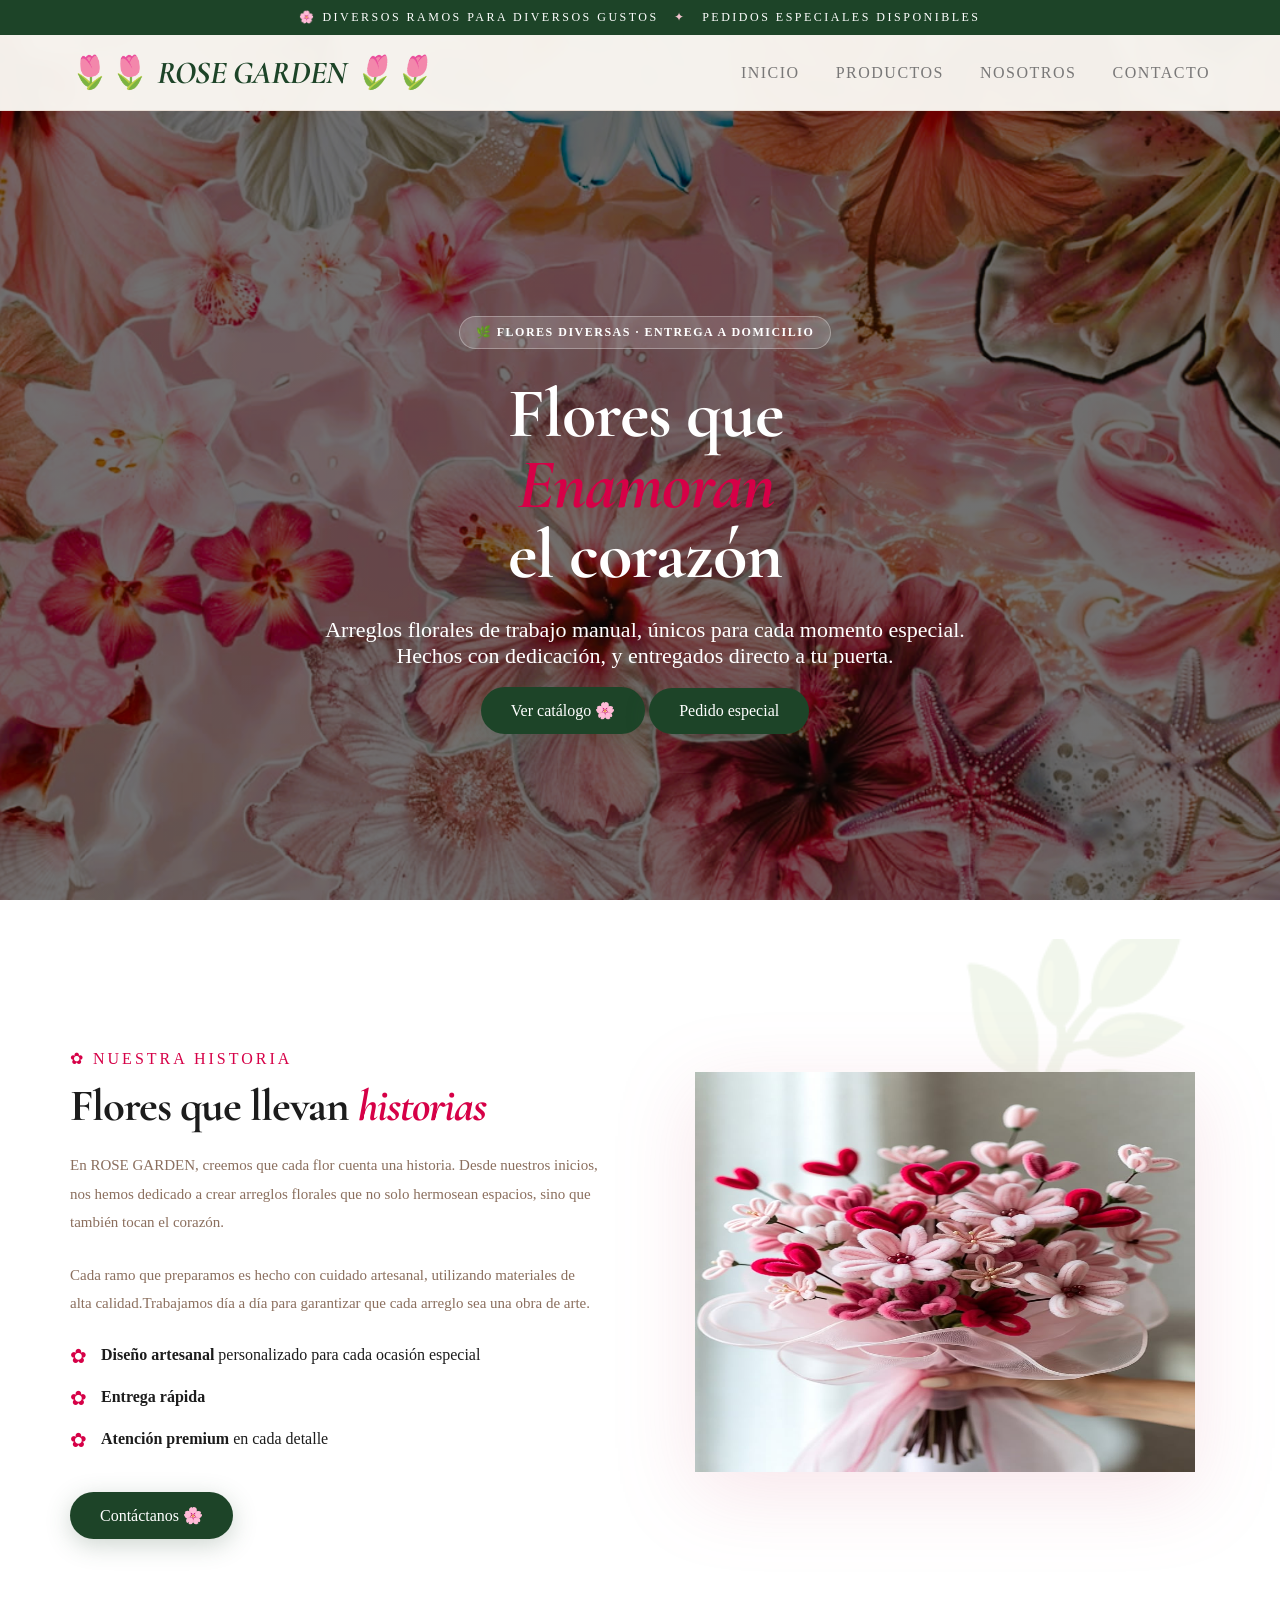
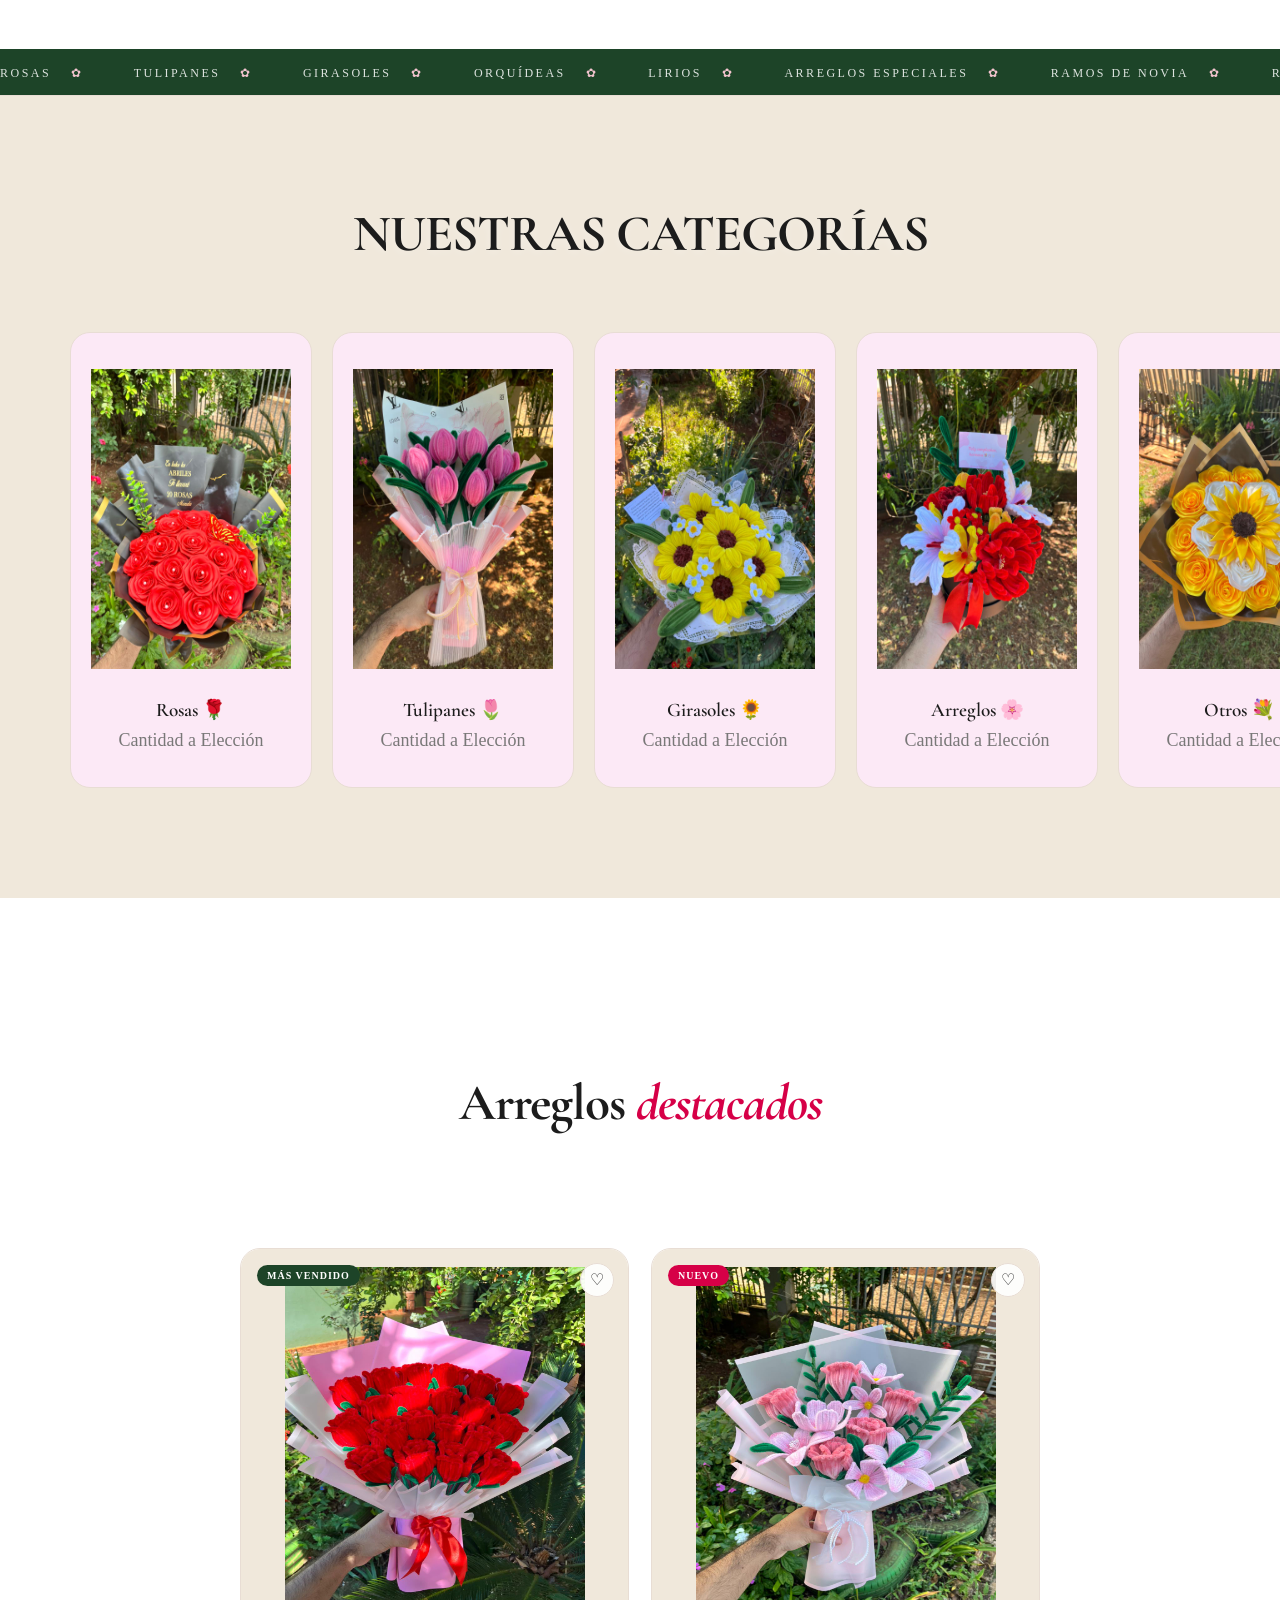
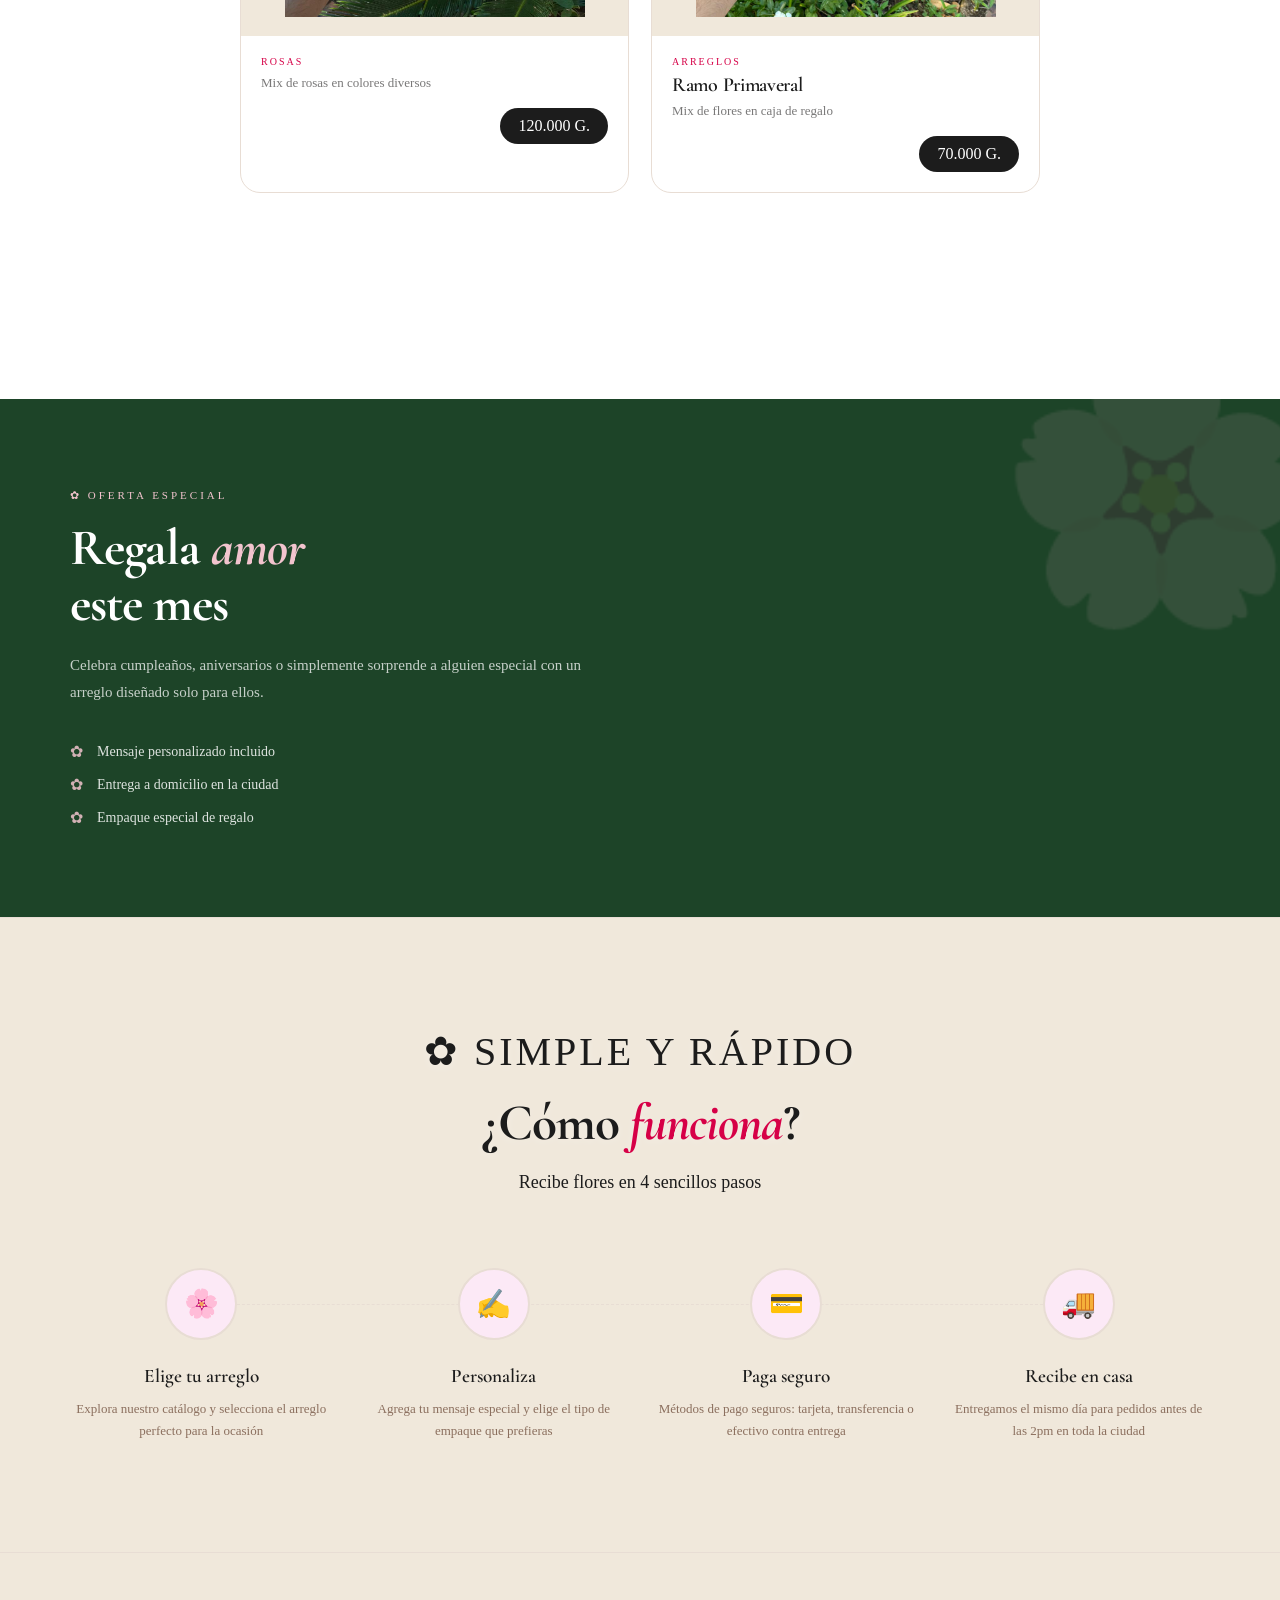
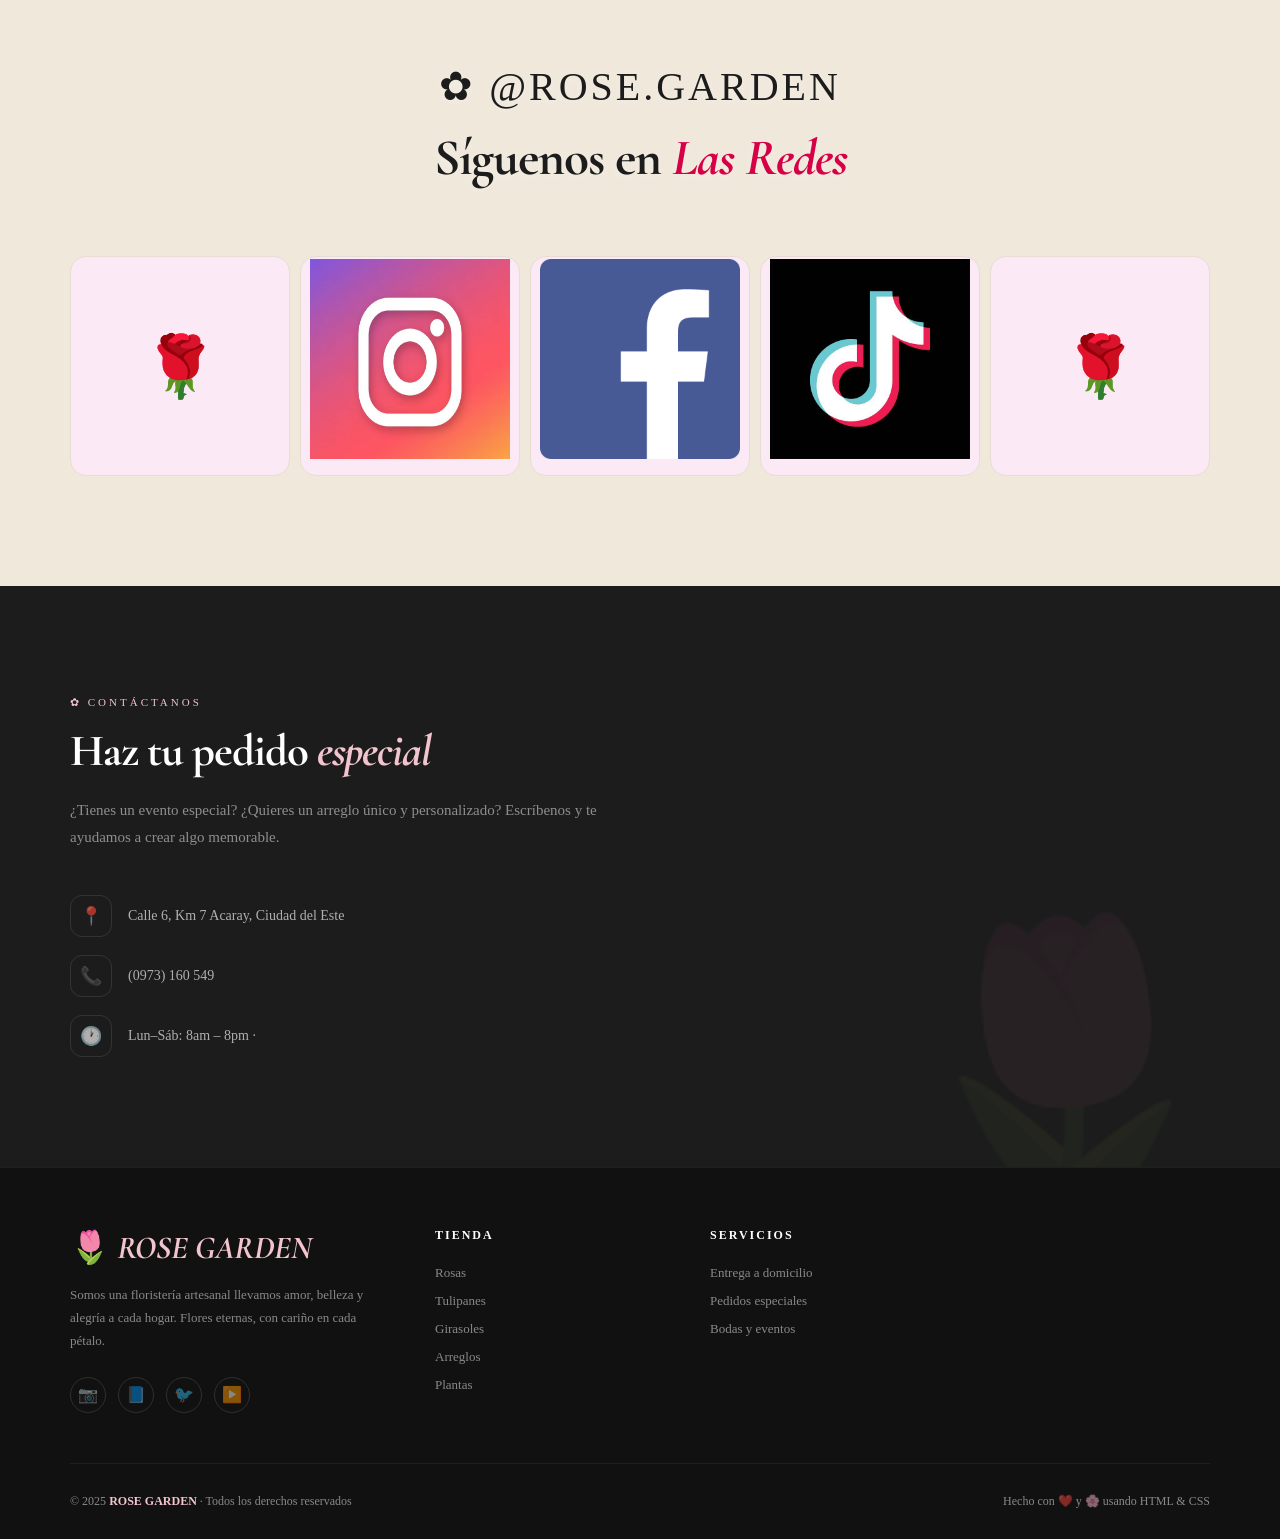
<file: pagweb.html>
<!DOCTYPE html>
<html lang="es">
<head>
  <meta charset="UTF-8">
  <meta name="viewport" content="width=device-width, initial-scale=1.0">
  <meta name="description"
    content="ROSE GARDEN - Floristería artesanal con arreglos florales únicos, entrega a domicilio, flores frescas cortadas cada mañana.">
  <meta name="theme-color" content="#3d5a45">
  <title>ROSE GARDEN - Flores que Enamoran</title>
  <link rel="preconnect" href="https://fonts.googleapis.com">
  <link rel="preconnect" href="https://fonts.gstatic.com" crossorigin>
  <link
    href="https://fonts.googleapis.com/css2?family=Cormorant+Garamond:ital,wght@0,400;0,600;0,700;1,400;1,700&family=Jost:wght@300;400;500;600&display=swap"
    rel="stylesheet">
  <link rel="stylesheet" href="styles.css">
  <style>
    /* ================================================
       VARIABLES
    ================================================ */
    :root {
      --rosa: #f2c4ce;
      --rosa-osc: #d60047;
      --verde: #1d4428;
      --verde-cl: #e8f0e9;
      --crema: #fce9f6;
      --crema-osc: #f0e8db;
      --tierra: #8b6f5e;
      --negro: #1c1c1c;
      --gris: #797878;
      --borde: #e8ddd4;
      --titulo: 'Cormorant Garamond', serif;
      --cuerpo: 'Jost', sans-serif color: var(--verde-cl);
    }

    *,
    *::before,
    *::after {
      margin: 0;
      padding: 0;
      box-sizing: border-box;
    }

    html {
      scroll-behavior: smooth;
    }

    body {
      background-image: linear-gradient(rgba(0, 0, 0, 0.55), rgba(0, 0, 0, 0.55)), url(IMG/28d7d23e74d8113bc0f9632241e94e80.png);
      background-size: cover;
      background-position: center;
      background-repeat: no-repeat;
      background-attachment: fixed;
      color: var(--negro);
      font-family: var(--cuerpo);
      font-weight: 500;
      overflow-x: hidden;
    }

    /* Adaptación para dispositivos móviles */
    @media (max-width: 1024px) {
      body {
        background-attachment: scroll;
      }
    }

    @media (max-width: 768px) {
      body {
        background-size: cover;
        background-attachment: scroll;
      }
    }

    @media (max-width: 480px) {
      body {
        background-size: auto;
        background-position: center top;
        background-attachment: scroll;
      }
    }

    a {
      text-decoration: none; color: inherit;}

    ul { list-style: none;}

    /* ================================================
       ANIMACIONES
    ================================================ */
    @keyframes subirFade {
      from { opacity: 0; transform: translateY(24px);
      }
      to { opacity: 1; transform: translateY(0);
      }
    }

    @keyframes fadeIn {
      from {
        opacity: 0;
      }

      to {
        opacity: 1;
      }
    }

    @keyframes flotar {

      0%, 100% {
        transform: translateY(0) rotate(-2deg);
      }

      50% {
        transform: translateY(-14px) rotate(2deg);
      }
    }

    @keyframes girar-lento {
      from {
        transform: rotate(0deg);
      }

      to {
        transform: rotate(360deg);
      }
    }

    @keyframes ticker {
      from {
        transform: translateX(0);
      }

      to {
        transform: translateX(-50%);
      }
    }



    .a1 {
      animation: subirFade 0.9s ease 0.10s both;
    }

    .a2 {
      animation: subirFade 0.9s ease 0.25s both;
    }

    .a3 {
      animation: subirFade 0.9s ease 0.40s both;
    }

    .a4 {
      animation: subirFade 0.9s ease 0.55s both;
    }

    /* ================================================
       ANUNCIO SUPERIOR
    ================================================ */
    .anuncio {
      background: var(--verde);
      color: #fff;
      text-align: center;
      padding: 10px 20px;
      font-size: 12px;
      letter-spacing: 2.5px;
      text-transform: uppercase;
    }

    .anuncio span {
      color: var(--rosa);
      margin: 0 10px;
    }

    /* ================================================
       NAV
    ================================================ */
    nav {
      position: sticky;
      top: 0;
      z-index: 100;
      background: rgba(250, 247, 242, 0.97);
      /* Fallback for browsers without backdrop-filter */
      /* Provide a solid background as fallback for browsers without backdrop-filter */
      /* Reduce blur for better performance */
      -webkit-backdrop-filter: blur(8px);
      backdrop-filter: blur(8px);
      border-bottom: 1px solid var(--borde);
      display: flex;
      align-items: center;
      justify-content: space-between;
      padding: 18px 70px;
      animation: fadeIn 0.6s ease both;
    }

    .nav-logo {
      font: 700 2rem var(--titulo);
      letter-spacing: -0.5px;
      display: flex;
      align-items: center;
      gap: 8px;
    }

    .nav-logo em {
      font-style: italic;
      color: var(--verde);
    }

    .nav-links {
      display: flex;
      gap: 36px;
      align-items: center;
    }

    .nav-links a {
      font: 500 12px var(--cuerpo);
      letter-spacing: 1.5px;
      text-transform: uppercase;
      color: var(--gris);
      transition: color 0.25s;
      position: relative;
    }

    .nav-links a::after {
      content: '';
      position: absolute;
      bottom: -3px;
      left: 0;
      width: 100%;
      height: 1.5px;
      background: var(--verde);
      transform: scaleX(0);
      transform-origin: left;
      transition: transform 0.3s;
    }

    .nav-links a:hover {
      color: var(--negro);
    }

    .nav-links a:hover::after {
      transform: scaleX(1);
    }

    .nav-iconos {
      display: flex;
      gap: 18px;
      align-items: center;
    }

    .nav-iconos button {
      background: none;
      border: 0;
      cursor: pointer;
      font-size: 20px;
      position: relative;
      transition: transform 0.2s;
    }

    .nav-iconos button:hover {
      transform: scale(1.15);
    }

    .carrito-badge {
      position: absolute;
      top: -4px; right: -6px;
      background: var(--verde);
      color: #fff;
      font: 600 9px var(--cuerpo);
      width: 16px; height: 16px;
      border-radius: 50%;
      display: flex;
      align-items: center;
      justify-content: center;
    }

    .hero {
      display: grid;
      flex-direction: column;
      align-items: center;
      justify-content: center;
      min-height: 92vh;
      overflow: hidden;
      padding: 80px 60px 80px 70px;
      text-align: center;
    }

    .hero-izq {
      display: flex;
      flex-direction: column;
      justify-content: center;
      align-items: center;
      padding: 0;
      position: relative;
      max-width: 700px;
    }

    /* Elemento decorativo de fondo */
    .hero-izq::before {

      position: relative;
      bottom: 60px;
      left: 40px;
      font-size: 140px;
      color: var(--crema-osc);
      pointer-events: auto;
      line-height: 1;
    }

    .hero-tag {
      display: inline-flex;
      align-items: center;
      justify-content: center;
      gap: 10px;
      background: rgba(255, 255, 255, 0.15);
      color: #fff;
      border-radius: 50px;
      padding: 8px 16px;
      font-size: 12px;
      font-weight: 600;
      letter-spacing: 1.5px;
      text-transform: uppercase;
      margin: 0 auto 30px;
      width: fit-content;
      border: 1px solid rgba(255, 255, 255, 0.3);
    }

    .hero h1 {
      font-family: var(--titulo);
      font-size: clamp(3.2rem, 5.5vw, 5.8rem);
      font-weight: 700;
      line-height: 1.0;
      letter-spacing: -1px;
      margin-bottom: 26px;
      color: #fff;
    }

    .hero h1 em {
      font-style: italic;
      color: var(--rosa-osc);
    }

    .hero-desc {
      font-size: 1rem;
      line-height: 1.9;
      color: rgba(255, 255, 255, 0.85);
      max-width: 600px;
      margin-bottom: 38px;
    }

    .hero-botones {
      display: flex;
      gap: 14px;
      flex-wrap: wrap;
      justify-content: center;
      margin-bottom: 20px;
    }

    .btn {
      display: inline-flex;
      align-items: center;
      gap: 8px;
      padding: 14px 30px;
      border-radius: 50px;
      font: 600 14px var(--cuerpo);
      cursor: pointer;
      border: 0;
      transition: transform 0.2s, box-shadow 0.25s, background 0.25s;
    }

    .btn:hover {
      transform: translateY(-3px);
    }

    .btn-verde {
      background: var(--verde);
      color: #fff;
      box-shadow: 0 6px 24px rgba(61, 90, 69, 0.25);
    }

    .btn-verde:hover {
      background: #2d4434;
      box-shadow: 0 10px 32px rgba(61, 90, 69, 0.38);
    }

    .btn-borde {
      background: transparent;
      color: #fff;
      border: 1.5px solid #fff;
    }

    .btn-borde:hover {
      border-color: var(--rosa-osc);
      color: var(--rosa-osc);
      background: rgba(255, 255, 255, 0.1);
    }

    /* Stats pequeñas */
    .hero-stats {
      display: flex;
      gap: 36px;
      margin-top: 48px;
      padding-top: 30px;
      border-top: 1px solid var(--borde);
    }

    .stat-num {
      font: 700 2.4rem var(--titulo);
      color: var(--verde);
      line-height: 1;
    }

    .stat-txt {
      font-size: 11px;
      color: var(--gris);
      letter-spacing: 1px;
      text-transform: uppercase;
      margin-top: 4px;
    }

    /* Lado derecho hero */
    .hero-der {
      background: transparent;
      position: relative;
      overflow: hidden;
      display: flex;
      align-items: center;
      justify-content: center;
      width: 100%;
      max-width: 500px;
      height: 400px;
      margin-top: 40px;
    }

    /* Textura de círculos decorativos */
    .hero-der::before {
      content: '';
      position: absolute;
      width: 500px;
      height: 500px;
      border-radius: 50%;
      border: 1px solid rgba(212, 132, 154, 0.25);
      animation: girar-lento 40s linear infinite;
    }

    .hero-der::after {
      content: '';
      position: absolute;
      width: 340px;
      height: 340px;
      border-radius: 50%;
      border: 1px dashed rgba(61, 90, 69, 0.2);
      animation: girar-lento 28s linear infinite reverse;
    }

    .hero-flor-grande {
      font-size: 220px;
      line-height: 1;
      animation: flotar 6s ease-in-out infinite;
      position: relative;
      z-index: 2;
      filter: drop-shadow(0 30px 60px rgba(0, 0, 0, 0.1));
    }

    .hero-imagen {
      width: 100%;
      height: 100%;
      object-fit: cover;
      object-position: center;
      position: relative;
      z-index: 2;
    }

    /* Badges flotantes */
    .badge {
      position: absolute;
      z-index: 3;
      border-radius: 16px;
      padding: 14px 18px;
      font-size: 13px;
      font-weight: 600;
      box-shadow: 0 8px 28px rgba(0, 0, 0, 0.1);
    }

    .badge span {
      display: block;
      font-size: 11px;
      font-weight: 400;
      margin-top: 2px;
    }

    .badge-1 {
      background: #fff;
      border: 1px solid var(--borde);
      top: 100px;
      right: 60px;
      animation: subirFade 0.8s ease 0.8s both;
    }

    .badge-1 span {
      color: var(--gris);
    }

    .badge-2 {
      background: var(--verde);
      color: #fff;
      bottom: 120px;
      left: 50px;
      animation: subirFade 0.8s ease 1s both;
    }

    .badge-2 span {
      opacity: 0.7;
    }

    .badge-3 {
      background: var(--rosa);
      color: var(--negro);
      bottom: 60px;
      right: 80px;
      animation: subirFade 0.8s ease 1.2s both;
    }

    .badge-3 span {
      color: var(--tierra);
    }

    /* ================================================
       TICKER
    ================================================ */
    .ticker {
      background: var(--verde);
      padding: 14px 0;
      overflow: hidden;
      white-space: nowrap;
    }

    .ticker-inner {
      display: inline-flex;
      gap: 50px;
      animation: ticker 22s linear infinite;
    }

    .ticker-item {
      font-size: 12px;
      letter-spacing: 2.5px;
      text-transform: uppercase;
      color: rgba(255, 255, 255, 0.85);
      display: inline-flex;
      align-items: center;
      gap: 20px;
    }

    .ticker-item::after {
      content: '✿';
      color: var(--rosa);
    }

    /* ================================================
       SECCIÓN GENERAL
    ================================================ */
    .seccion {
      padding: 110px 70px;
    }

    .seccion-header {
      text-align: center;
      margin-bottom: 70px;
      color: #444;
    }

    .seccion-tag {
      display: inline-block;
      font-size: 40px;
      letter-spacing: 3px;
      text-transform: uppercase;
      color: #ffffff;
      margin-bottom: 20px;
      text-shadow: 0 2px 8px rgba(255, 255, 255, 0.3);

    }

    .seccion-h2 {
      color: #1c1c1c;
      text-shadow: 0 2px 8px rgba(255, 255, 255, 0.3);
      font: 700 clamp(2.4rem, 4vw, 3.8rem) var(--titulo);
      letter-spacing: -1px;
      line-height: 1.1;
    }

    .seccion-h2 em {
      font-style: italic;
      color: var(--rosa-osc);
    }

    .seccion-sub {
      font-size: 18px;
      color: rgba(255, 255, 255, 0.85);
      margin-top: 14px;
      max-width: 500px;
      margin-left: auto;
      margin-right: auto;
      line-height: 1.8;
    }

    /* ================================================
       CATEGORÍAS
    ================================================ */
    .categorias {
      background: var(--crema-osc);
      border-top: 1px solid var(--borde);
    }

    .cats-grid {
      display: grid;
      grid-template-columns: repeat(5, 1fr);
      gap: 20px;
    }

    .cat-card {
      background: var(--crema);
      border: 1px solid var(--borde);
      border-radius: 20px;
      padding: 36px 20px;
      text-align: center;
      cursor: pointer;
      transition: transform 0.3s, box-shadow 0.3s, background 0.3s;
    }

    .cat-card:hover {
      transform: translateY(-8px);
      box-shadow: 0 20px 50px rgba(0, 0, 0, 0.08);
      background: #fff;
    }

    .cat-card:hover .cat-ico {
      transform: scale(1.2) rotate(-5deg);
    }

    .cat-ico {
      font-size: 48px;
      display: block;
      margin-bottom: 18px;
      transition: transform 0.3s;
    }

    .cat-nombre {
      font: 600 1.2rem var(--titulo);
      margin-bottom: 8px;
    }

    .cat-cant {
      font-size: 18px;
      color: var(--gris);
    }

    /* ================================================
       PRODUCTOS DESTACADOS
    ================================================ */
    .productos-grid {
      display: grid;
      grid-template-columns: repeat(2, 1fr);
      gap: 22px;
      max-width: 800px;
      margin: 0 auto;
    }

    .productos-grid .prod-card:nth-child(n+3) {
      display: none;
    }

    .prod-card {
      background: #fff;
      border: 1px solid var(--borde);
      border-radius: 20px;
      overflow: hidden;
      transition: transform 0.35s, box-shadow 0.35s;
      position: relative;
    }

    .prod-card:hover {
      transform: translateY(-8px);
      box-shadow: 0 24px 60px rgba(0, 0, 0, 0.09);
    }

    /* Etiqueta de oferta */
    .prod-oferta {
      position: absolute;
      top: 16px;
      left: 16px;
      background: var(--verde);
      color: #fff;
      font-size: 10px;
      font-weight: 700;
      letter-spacing: 1px;
      text-transform: uppercase;
      padding: 5px 10px;
      border-radius: 50px;
      z-index: 2;
    }

    .prod-oferta.nuevo {
      background: var(--rosa-osc);
    }

    /* Botón de favorito */
    .prod-fav {
      position: absolute;
      top: 14px;
      right: 14px;
      width: 34px;
      height: 34px;
      border-radius: 50%;
      background: rgba(255, 255, 255, 0.9);
      border: 1px solid var(--borde);
      display: flex;
      align-items: center;
      justify-content: center;
      font-size: 16px;
      cursor: pointer;
      z-index: 2;
      transition: transform 0.2s, background 0.2s;
    }

    .prod-fav:hover {
      transform: scale(1.15);
      background: var(--rosa);
    }

    .prod-imagen {
      aspect-ratio: 1;
      background: var(--crema-osc);
      display: flex;
      align-items: center;
      justify-content: center;
      font-size: 90px;
      transition: transform 0.4s;
    }

    .prod-card:hover .prod-imagen {
      transform: scale(1.04);
    }

    .prod-info {
      padding: 20px;
    }

    .prod-categoria {
      font-size: 10px;
      letter-spacing: 2px;
      text-transform: uppercase;
      color: var(--rosa-osc);
      margin-bottom: 6px;
    }

    .prod-nombre {
      font: 600 1.25rem var(--titulo);
      margin-bottom: 4px;
      letter-spacing: -0.3px;
    }

    .prod-desc {
      font-size: 13px;
      color: var(--gris);
      margin-bottom: 14px;
      line-height: 1.6;
    }

    .prod-pie {
      display: flex;
      justify-content: space-between;
      align-items: center;
    }

    .prod-precio {
      font-family: var(--titulo);
      font-size: 1.4rem;
      font-weight: 700;
      color: var(--verde);
    }

    .prod-precio-tachado {
      font-size: 12px;
      color: var(--gris);
      text-decoration: line-through;
      margin-left: 4px;
    }

    .prod-agregar {
      background: var(--negro);
      color: #fff;
      border: 0;
      border-radius: 50px;
      padding: 9px 18px;
      font: 600 12px var(--cuerpo);
      cursor: pointer;
      transition: background 0.2s, transform 0.2s;
    }

    .prod-agregar:hover {
      background: var(--verde);
      transform: scale(1.05);
    }

    /* ================================================
       BANNER ESPECIAL
    ================================================ */
    .banner {
      background: var(--verde);
      color: #fff;
      padding: 90px 70px;
      display: grid;
      grid-template-columns: 1fr 1fr;
      gap: 60px;
      align-items: center;
      position: relative;
      overflow: hidden;
    }

    .banner::before {
      content: '🌸';
      position: absolute;
      right: -40px;
      top: -40px;
      font-size: 260px;
      opacity: 0.1;
      line-height: 1;
    }

    .banner-tag {
      font-size: 11px;
      letter-spacing: 3px;
      text-transform: uppercase;
      color: var(--rosa);
      margin-bottom: 18px;
    }

    .banner h2 {
      font: 700 clamp(2.4rem, 4vw, 3.6rem) var(--titulo);
      letter-spacing: -1px;
      line-height: 1.1;
      margin-bottom: 20px;
    }

    .banner h2 em {
      font-style: italic;
      color: var(--rosa);
    }

    .banner-desc {
      font-size: 15px;
      line-height: 1.8;
      opacity: 0.75;
      margin-bottom: 36px;
    }

    .banner-lista {
      display: flex;
      flex-direction: column;
      gap: 14px;
    }

    .banner-item {
      display: flex;
      align-items: center;
      gap: 14px;
      font-size: 14px;
      opacity: 0.85;
    }

    .banner-item::before {
      content: '✿';
      color: var(--rosa);
      font-size: 16px;
      flex-shrink: 0;
    }

    /* Código de descuento */
    .descuento-box {
      background: rgba(255, 255, 255, 0.08);
      border: 1px dashed rgba(255, 255, 255, 0.25);
      border-radius: 16px;
      padding: 28px;
      text-align: center;
      backdrop-filter: blur(4px);
    }

    .desc-num {
      font-family: var(--titulo);
      font-size: 5rem;
      font-weight: 700;
      color: var(--rosa);
      line-height: 1;
    }

    .desc-txt {
      font-size: 14px;
      opacity: 0.7;
      margin: 10px 0 20px;
    }

    .desc-codigo {
      background: rgba(255, 255, 255, 0.1);
      border: 1px dashed var(--rosa);
      border-radius: 10px;
      padding: 12px 20px;
      font-size: 18px;
      font-weight: 700;
      letter-spacing: 4px;
      color: var(--rosa);
    }

    /* ================================================
       CÓMO FUNCIONA
    ================================================ */
    .pasos {
      background: var(--crema-osc);
      border-top: 1px solid var(--borde);
    }

    .pasos-grid {
      display: grid;
      grid-template-columns: repeat(4, 1fr);
      gap: 30px;
      position: relative;
    }

    /* Línea conectora */
    .pasos-grid::before {
      content: '';
      position: absolute;
      top: 36px;
      left: 12%;
      width: 76%;
      height: 1px;
      border-top: 1px dashed var(--borde);
      z-index: 1;
    }

    .paso-card {
      text-align: center;
      position: relative;
      z-index: 1;
    }

    .paso-num {
      width: 72px;
      height: 72px;
      border-radius: 50%;
      background: var(--crema);
      border: 2px solid var(--borde);
      display: flex;
      align-items: center;
      justify-content: center;
      margin: 0 auto 24px;
      font-size: 28px;
      transition: background 0.3s, border-color 0.3s, transform 0.3s;
    }

    .paso-card:hover .paso-num {
      background: var(--verde);
      border-color: var(--verde);
      transform: scale(1.1);
    }

    .paso-titulo {
      font: 600 1.2rem var(--titulo);
      margin-bottom: 10px;
    }

    .paso-desc {
      font-size: 13px;
      color: var(--tierra);
      line-height: 1.7;
    }

    /* ================================================
       TESTIMONIOS
    ================================================ */
    .test-grid {
      display: grid;
      grid-template-columns: repeat(3, 1fr);
      gap: 20px;
    }

    .test-card {
      background: #fff;
      border: 1px solid var(--borde);
      border-radius: 20px;
      padding: 36px;
      transition: transform 0.3s, box-shadow 0.3s;
    }

    .test-card:hover {
      transform: translateY(-6px);
      box-shadow: 0 20px 50px rgba(0, 0, 0, 0.07);
    }

    .test-estrellas {
      color: #f5c842;
      font: 14px var(--cuerpo);
      margin-bottom: 18px;
      letter-spacing: 2px;
    }

    .test-texto {
      font-family: var(--titulo);
      font-size: 1.1rem;
      font-style: italic;
      line-height: 1.7;
      color: #444;
      margin-bottom: 28px;
    }

    .test-autor {
      display: flex;
      align-items: center;
      gap: 14px;
    }

    .test-avatar {
      width: 46px;
      height: 46px;
      border-radius: 50%;
      background: var(--crema-osc);
      border: 1px solid var(--borde);
      display: flex;
      align-items: center;
      justify-content: center;
      font-size: 22px;
    }

    .test-nombre {
      font: 600 14px var(--cuerpo);
    }

    .test-cargo {
      font-size: 12px;
      color: var(--gris);
      margin-top: 2px;
    }

    .test-flor {
      margin-left: auto;
      font-size: 22px;
      opacity: 0.5;
    }

    /* ================================================
       NOSOTROS / ABOUT US
    ================================================ */
    .nosotros {
      background: #fff;
      padding: 110px 70px;
      position: relative;
      overflow: hidden;
    }

    .nosotros::before {
      content: '🌿';
      position: absolute;
      top: -20px;
      right: 80px;
      font-size: 200px;
      opacity: 0.08;
    }

    .nosotros-inner {
      display: grid;
      grid-template-columns: 1fr 1fr;
      gap: 80px;
      align-items: center;
      position: relative;
    }

    .nosotros-contenido h2 {
      font: 700 clamp(2.2rem, 3.5vw, 3.2rem) var(--titulo);
      letter-spacing: -1px;
      color: var(--negro);
      margin-bottom: 20px;
      line-height: 1.1;
    }

    .nosotros-contenido h2 em {
      font-style: italic;
      color: var(--rosa-osc);
    }

    .nosotros-tag {
      display: inline-block;
      font: 11px var(--cuerpo);
      letter-spacing: 3px;
      text-transform: uppercase;
      color: var(--rosa-osc);
      margin-bottom: 14px;
    }

    .nosotros-texto {
      font-size: 15px;
      line-height: 1.9;
      color: var(--tierra);
      margin-bottom: 24px;
    }

    .nosotros-lista {
      display: flex;
      flex-direction: column;
      gap: 16px;
      margin-bottom: 40px;
    }

    .nosotros-item {
      display: flex;
      gap: 14px;
      align-items: flex-start;
    }

    .nosotros-item::before {
      content: '✿';
      color: var(--rosa-osc);
      font-size: 20px;
      flex-shrink: 0;
      margin-top: 2px;
    }

    .nosotros-item-texto {
      font: 14px var(--cuerpo);
      color: var(--negro);
      line-height: 1.6;
    }

    .nosotros-icono {
      display: flex;
      align-items: center;
      justify-content: center;
      position: relative;
    }

    .nosotros-flor {
      font-size: 180px;
      animation: flotar 6s ease-in-out infinite;
      filter: drop-shadow(0 20px 40px rgba(207, 79, 113, 0.15));
    }

    /* ================================================
       INSTAGRAM / GALERÍA
    ================================================ */
    .galeria {
      background: var(--crema-osc);
      border-top: 1px solid var(--borde);
    }

    .galeria-grid {
      display: grid;
      grid-template-columns: repeat(5, 1fr);
      gap: 10px;
    }

    .galeria-item {
      aspect-ratio: 1;
      background: var(--crema);
      border-radius: 16px;
      display: flex;
      align-items: center;
      justify-content: center;
      font-size: 60px;
      border: 1px solid var(--borde);
      transition: transform 0.3s, box-shadow 0.3s;
      cursor: pointer;
      overflow: hidden;
      position: relative;
    }

    .galeria-item:hover {
      transform: scale(1.03);
      box-shadow: 0 12px 36px rgba(0, 0, 0, 0.1);
    }

    .galeria-item::after {
      content: '♡ Ver';
      position: absolute;
      inset: 0;
      background: rgba(61, 90, 69, 0.75);
      color: #fff;
      font-family: var(--cuerpo);
      font-size: 13px;
      font-weight: 600;
      display: flex;
      align-items: center;
      justify-content: center;
      opacity: 0;
      transition: opacity 0.3s;
      border-radius: 16px;
      pointer-events: none;
    }

    .galeria-item:hover::after {
      opacity: 1;
    }

    /* ================================================
       SUSCRIPCIÓN / NEWSLETTER
    ================================================ */
    .newsletter {
      background: var(--rosa);
      border-top: 1px solid rgba(212, 132, 154, 0.3);
      padding: 80px 70px;
      display: flex;
      align-items: center;
      justify-content: space-between;
      gap: 40px;
    }

    .news-izq h2 {
      font-family: var(--titulo);
      font-size: clamp(1.8rem, 3vw, 2.6rem);
      font-weight: 700;
      letter-spacing: -0.5px;
      margin-bottom: 10px;
    }

    .news-izq p {
      font-size: 14px;
      color: var(--tierra);
    }

    .news-form {
      display: flex;
      gap: 10px;
      flex-shrink: 0;
    }

    .news-form input {
      background: rgba(255, 255, 255, 0.8);
      border: 1px solid rgba(212, 132, 154, 0.4);
      border-radius: 50px;
      padding: 14px 22px;
      font: 14px var(--cuerpo);
      outline: 0;
      width: 280px;
      color: var(--negro);
      transition: background 0.2s, border-color 0.2s;
    }

    .news-form input:focus {
      background: #fff;
      border-color: var(--verde);
    }

    .news-form input::placeholder {
      color: var(--tierra);
    }

    /* ================================================
       CONTACTO
    ================================================ */
    .contacto {
      background: var(--negro);
      color: #fff;
      padding: 110px 70px;
      position: relative;
      overflow: hidden;
    }

    .contacto::before {
      content: '🌷';
      position: absolute;
      bottom: -40px;
      right: 40px;
      font-size: 280px;
      opacity: 0.05;
      line-height: 1;
    }

    .contacto-inner {
      display: grid;
      grid-template-columns: 1fr 1fr;
      gap: 80px;
      align-items: start;
      position: relative;
    }

    .contacto-tag {
      font-size: 11px;
      letter-spacing: 3px;
      text-transform: uppercase;
      color: var(--rosa);
      margin-bottom: 18px;
    }

    .contacto-h2 {
      font: 700 clamp(2.2rem, 3.5vw, 3.4rem) var(--titulo);
      letter-spacing: -1px;
      line-height: 1.1;
      margin-bottom: 20px;
    }

    .contacto-h2 em {
      font-style: italic;
      color: var(--rosa);
    }

    .contacto-desc {
      font-size: 15px;
      line-height: 1.8;
      color: rgba(255, 255, 255, 0.5);
      margin-bottom: 44px;
    }

    .contacto-datos {
      display: flex;
      flex-direction: column;
      gap: 18px;
    }

    .dato-item {
      display: flex;
      align-items: center;
      gap: 16px;
      font-size: 14px;
      color: rgba(255, 255, 255, 0.65);
    }

    .dato-ico {
      width: 42px;
      height: 42px;
      border-radius: 12px;
      border: 1px solid rgba(255, 255, 255, 0.1);
      display: flex;
      align-items: center;
      justify-content: center;
      font-size: 18px;
      flex-shrink: 0;
    }

    /* Formulario */
    .form {
      display: flex;
      flex-direction: column;
      gap: 16px;
    }

    .form-fila {
      display: grid;
      grid-template-columns: 1fr 1fr;
      gap: 16px;
    }

    .form-grupo {
      display: flex;
      flex-direction: column;
      gap: 8px;
    }

    .form-grupo label {
      font-size: 11px;
      letter-spacing: 1.5px;
      text-transform: uppercase;
      color: rgba(255, 255, 255, 0.35);
    }

    .form-grupo input,
    .form-grupo textarea,
    .form-grupo select {
      background: rgba(255, 255, 255, 0.06);
      border: 1px solid rgba(255, 255, 255, 0.1);
      border-radius: 12px;
      padding: 14px 18px;
      color: #fff;
      font: 14px var(--cuerpo);
      outline: 0;
      transition: border-color 0.25s, background 0.25s;
    }

    .form-grupo input::placeholder,
    .form-grupo textarea::placeholder {
      color: rgba(255, 255, 255, 0.2);
    }

    .form-grupo input:focus,
    .form-grupo textarea:focus,
    .form-grupo select:focus {
      border-color: var(--rosa-osc);
      background: rgba(255, 255, 255, 0.09);
    }

    .form-grupo textarea {
      min-height: 120px;
      resize: vertical;
    }

    .form-grupo select option {
      background: #1c1c1c;
    }

    .btn-enviar {
      background: var(--rosa-osc);
      color: #fff;
      border: 0;
      border-radius: 50px;
      padding: 16px 34px;
      font: 600 14px var(--cuerpo);
      cursor: pointer;
      align-self: flex-start;
      display: flex;
      align-items: center;
      gap: 8px;
      transition: transform 0.2s, box-shadow 0.2s;
    }

    .btn-enviar:hover {
      transform: translateY(-3px);
      box-shadow: 0 12px 30px rgba(212, 132, 154, 0.4);
    }

    /* ================================================
       FOOTER
    ================================================ */
    footer {
      background: #111;
      color: rgba(255, 255, 255, 0.5);
      padding: 60px 70px 30px;
      border-top: 1px solid rgba(255, 255, 255, 0.06);
    }

    .footer-top {
      display: grid;
      grid-template-columns: 1.4fr 1fr 1fr 1fr;
      gap: 50px;
      padding-bottom: 50px;
      border-bottom: 1px solid rgba(255, 255, 255, 0.06);
      margin-bottom: 30px;
    }

    .footer-logo {
      font: 700 2rem var(--titulo);
      color: #fff;
      margin-bottom: 16px;
    }

    .footer-logo em {
      font-style: italic;
      color: var(--rosa);
    }

    .footer-sobre {
      font-size: 13px;
      line-height: 1.8;
      margin-bottom: 24px;
    }

    .footer-redes {
      display: flex;
      gap: 12px;
    }

    .red-btn {
      width: 36px;
      height: 36px;
      border-radius: 50%;
      border: 1px solid rgba(255, 255, 255, 0.12);
      display: flex;
      align-items: center;
      justify-content: center;
      font-size: 16px;
      cursor: pointer;
      transition: background 0.2s, border-color 0.2s;
    }

    .red-btn:hover {
      background: var(--rosa-osc);
      border-color: var(--rosa-osc);
    }

    .footer-col h4 {
      font-size: 12px;
      letter-spacing: 2px;
      text-transform: uppercase;
      color: #fff;
      margin-bottom: 20px;
    }

    .footer-col ul {
      display: flex;
      flex-direction: column;
      gap: 10px;
    }

    .footer-col ul a {
      font-size: 13px;
      transition: color 0.2s;
    }

    .footer-col ul a:hover {
      color: var(--rosa);
    }

    .footer-bottom {
      display: flex;
      justify-content: space-between;
      align-items: center;
      font-size: 12px;
    }

    .footer-bottom strong {
      color: var(--rosa);
    }

    /* ================================================
       RESPONSIVE
    ================================================ */
    @media (max-width: 1024px) {
      .productos-grid {
        grid-template-columns: 1fr;
        max-width: 100%;
      }

      .cats-grid {
        grid-template-columns: repeat(3, 1fr);
      }

      .galeria-grid {
        grid-template-columns: repeat(3, 1fr);
      }

      .footer-top {
        grid-template-columns: 1fr 1fr;
        gap: 30px;
      }
    }

    @media (max-width: 768px) {
      nav {
        padding: 16px 24px;
      }

      .nav-links {
        display: none;
      }

      .hero {
        grid-template-columns: 1fr;
      }

      .hero-izq {
        padding: 60px 28px;
      }

      .hero-der {
        min-height: 340px;
      }

      .hero-flor-grande {
        font-size: 140px;
      }

      .badge {
        display: none;
      }

      .seccion {
        padding: 80px 28px;
      }

      .cats-grid {
        grid-template-columns: repeat(2, 1fr);
      }

      .productos-grid {
        grid-template-columns: 1fr;
        max-width: 100%;
      }

      .banner {
        grid-template-columns: 1fr;
        padding: 70px 28px;
      }

      .pasos-grid {
        grid-template-columns: repeat(2, 1fr);
      }

      .pasos-grid::before {
        display: none;
      }

      .test-grid {
        grid-template-columns: 1fr;
      }

      .galeria-grid {
        grid-template-columns: repeat(2, 1fr);
      }

      .nosotros {
        padding: 80px 28px;
      }

      .nosotros-inner {
        grid-template-columns: 1fr;
        gap: 50px;
      }

      .nosotros-flor {
        font-size: 120px;
      }

      .newsletter {
        flex-direction: column;
        padding: 60px 28px;
      }

      .news-form {
        flex-direction: column;
        width: 100%;
      }

      .news-form input {
        width: 100%;
      }

      .contacto {
        padding: 80px 28px;
      }

      .contacto-inner {
        grid-template-columns: 1fr;
        gap: 50px;
      }

      .form-fila {
        grid-template-columns: 1fr;
      }

      footer {
        padding: 50px 28px 24px;
      }

      .footer-top {
        grid-template-columns: 1fr;
        gap: 30px;
      }

      .footer-bottom {
        flex-direction: column;
        gap: 12px;
        text-align: center;
      }
    }
  </style>
</head>

<body>

  <!-- HEADER -->
  <header>
    <!-- ANUNCIO -->
    <div class="anuncio">
      🌸 Diversos ramos para diversos gustos
      <span>✦</span>
      Pedidos especiales disponibles
    </div>

    <!-- NAV -->
    <nav>
      <div class="nav-logo">🌷🌷 <em>ROSE GARDEN 🌷🌷</em></div>
      <ul class="nav-links">
        <li><a href="#inicio">Inicio</a></li>
        <li><a href="#productos">Productos</a></li>
        <li><a href="#nosotros">Nosotros</a></li>
        <li><a href="#contacto">Contacto</a></li>
      </ul>
    </nav>
  </header>

  <!-- MAIN -->
  <main>
    <!-- HERO -->
    <section class="hero" id="inicio">

      <div class="hero-izq">
        <div class="hero-tag">🌿 Flores Diversas · Entrega a domicilio </div>
        <h1> 
          Flores que<br>
          <em>Enamoran</em><br>
          el corazón
        </h1>
        <p style="color: #ffffff; font-size: 22px;text-shadow: #111;">
          Arreglos florales de trabajo manual, únicos para cada momento especial. Hechos con dedicación,
           y entregados directo a tu puerta.
        </p>
        <div>
          <br>
          <a href="#productos" class="btn btn-verde">Ver catálogo 🌸</a>
          <a href="#contacto" class="btn btn-verde">Pedido especial</a>
        </div>
      </div>


    </section>
    <!-- NOSOTROS -->
    <section class="nosotros" id="nosotros">
      <div class="nosotros-inner">
        <div class="nosotros-contenido">
          <p class="nosotros-tag">✿ Nuestra Historia</p>
          <h2>Flores que llevan <em>historias</em></h2>
          <p class="nosotros-texto">
            En ROSE GARDEN, creemos que cada flor cuenta una historia. Desde nuestros inicios, nos hemos dedicado a
            crear arreglos florales que no solo hermosean espacios, sino que también tocan el corazón.
          </p>
          <p class="nosotros-texto">
            Cada ramo que preparamos es hecho con cuidado artesanal, utilizando materiales de alta calidad.Trabajamos
            día a día para garantizar que cada arreglo sea una obra de arte.
          </p>
          <div class="nosotros-lista">
            <div class="nosotros-item">
              <span class="nosotros-item-texto"><strong>Diseño artesanal</strong> personalizado para cada ocasión
                especial</span>
            </div>
            <div class="nosotros-item">
              <span class="nosotros-item-texto"><strong>Entrega rápida</strong> </span>
            </div>
            <div class="nosotros-item">
              <span class="nosotros-item-texto"><strong>Atención premium</strong> en cada detalle</span>
            </div>
          </div>
          <a href="#contacto" class="btn btn-verde">Contáctanos 🌸</a>
        </div>
        <div class="nosotros-icono">
          <div class="nosotros-flor"><img src="IMG/05dc4048181350e14f1ae61b70ad9187.jpg" width="500" height="400" alt=""></div>
        </div>
      </div>
    </section>

    <!-- TICKER -->
    <div class="ticker">
      <div class="ticker-inner">
        <span class="ticker-item">Rosas</span>
        <span class="ticker-item">Tulipanes</span>
        <span class="ticker-item">Girasoles</span>
        <span class="ticker-item">Orquídeas</span>
        <span class="ticker-item">Lirios</span>
        <span class="ticker-item">Arreglos Especiales</span>
        <span class="ticker-item">Ramos de Novia</span>
        <span class="ticker-item">Rosas</span>
        <span class="ticker-item">Tulipanes</span>
        <span class="ticker-item">Girasoles</span>
        <span class="ticker-item">Orquídeas</span>
        <span class="ticker-item">Lirios</span>
        <span class="ticker-item">Arreglos Especiales</span>
        <span class="ticker-item">Ramos de Novia</span>
      </div>
    </div>

    <!-- CATEGORÍAS -->
    <section class="seccion categorias">
      <div class="seccion-header">
        <h2 class="seccion-h2">NUESTRAS CATEGORÍAS</h2>
      </div>
      <div class="cats-grid">
        <div class="cat-card animate">
          <span class="cat-ico"> <img src="IMG/8829c92c-d3aa-4553-96a3-3d377dca4bd6.jpg" alt="Rosas" width="200" height="300"> </span>
          <h3 class="cat-nombre">Rosas 🌹</h3>
          <p class="cat-cant">Cantidad a Elección</p>
        </div>
        <div class="cat-card animate">
          <span class="cat-ico"><img src="IMG/eac5c1f3-4553-4df4-85b5-e71c81c96d14.jpg" alt="Tulipanes" width="200" height="300"></span>
          <h3 class="cat-nombre">Tulipanes 🌷</h3>
          <p class="cat-cant">Cantidad a Elección</p>
        </div>
        <div class="cat-card animate">
          <span class="cat-ico"><img src="IMG/219cec8e-63fe-48c2-a69e-d4a4100101d7.jpg" alt="Girasoles" width="200" height="300"></span>
          <h3 class="cat-nombre">Girasoles 🌻</h3>
          <p class="cat-cant">Cantidad a Elección</p>
        </div>
        <div class="cat-card animate">
          <span class="cat-ico"><img src="IMG/6cc05181-0b24-445b-b517-aa893a523b1a.jpg" alt="Arreglos" width="200" height="300"></span>
          <h3 class="cat-nombre">Arreglos 🌸</h3>
          <p class="cat-cant">Cantidad a Elección</p>
        </div>
        <div class="cat-card animate">
          <span class="cat-ico"><img src="IMG/7db47c2c-91e1-41e3-914a-5c5334d8fd97.jpg" alt="Otros" width="200" height="300"></span>
          <h3 class="cat-nombre"> Otros 💐</h3>
          <p class="cat-cant">Cantidad a Elección</p>
        </div>
      </div>
    </section>

    <!-- PRODUCTOS DESTACADOS -->
    <section class="seccion" id="productos"> 
      <div class="seccion-header" color="#111">
        <p class="seccion-tag">✿ Lo más vendido</p>
        <h2 class="seccion-h2">Arreglos <em>destacados</em></h2>
        <p class="seccion-sub">Escogidos por nuestros clientes más felices</p>
      </div>
      <div class="productos-grid">

        <div class="prod-card">
          <span class="prod-oferta">Más vendido</span>
          <div class="prod-fav">♡</div>
          <div class="prod-imagen"><img src="IMG/9f2a2a90-8a35-4ecc-88a7-c0e7e3fbf1ed.jpg" alt="Ramo de rosas" width="300" height="350"></div>
          <div class="prod-info">
            <div class="prod-categoria">Rosas</div>
            <p class="prod-desc">Mix de rosas en colores diversos</p>

            <div class="prod-pie">
              <div>
                <span class="prod-precio"></span>
              </div>
              <button class="prod-agregar"> 120.000 G.</button>
            </div>
          </div>
        </div>

        <div class="prod-card">
          <span class="prod-oferta nuevo">Nuevo</span>
          <div class="prod-fav">♡</div>
          <div class="prod-imagen"><img src="IMG/7266f456-7d61-4e43-89f8-5bf41e826fc9.jpg" alt="Ramo Primaveral" width="300" height="350"></div>
          <div class="prod-info">
            <div class="prod-categoria">Arreglos</div>
            <h3 class="prod-nombre">Ramo Primaveral</h3>
            <p class="prod-desc">Mix de flores en caja de regalo</p>
            <div class="prod-pie">
              <div>
                <span class="prod-precio"></span>
                <span class="prod-precio-tachado"></span>
              </div>
              <button class="prod-agregar">70.000 G.</button>
            </div>
          </div>
        </div>

      </div>

      <div style="text-align:center; margin-top:48px;">
        <a href="file:///C:/Users/M/Downloads/Catalogo%20de%20productos.pdf" target="_blank" class="btn btn-borde">Ver todo el catálogo →</a>
      </div>
    </section>

    <!-- BANNER OFERTA -->
    <div class="banner">
      <div>
        <p class="banner-tag">✿ Oferta especial</p>
        <h2>Regala <em>amor</em><br>este mes</h2>
        <p class="banner-desc">
          Celebra cumpleaños, aniversarios o simplemente sorprende a alguien
          especial con un arreglo diseñado solo para ellos.
        </p>

        <div class="banner-lista">
          <div class="banner-item">Mensaje personalizado incluido</div>
          <div class="banner-item">Entrega a domicilio en la ciudad</div>
          <div class="banner-item">Empaque especial de regalo</div>
        </div>
      </div>
    </div>

    <!-- CÓMO FUNCIONA -->
    <section class="seccion pasos">
      <div class="seccion-header">
        <p class="seccion-tag" style="color: #1c1c1c;">✿ Simple y rápido</p>
        <h2 class="seccion-h2">¿Cómo <em>funciona</em>?</h2>
        <p class="seccion-sub" style="color: #1c1c1c;">Recibe flores en 4 sencillos pasos</p>
      </div>
      <div class="pasos-grid">
        <div class="paso-card">
          <div class="paso-num">🌸</div>
          <h3 class="paso-titulo">Elige tu arreglo</h3>
          <p class="paso-desc">Explora nuestro catálogo y selecciona el arreglo perfecto para la ocasión</p>
        </div>
        <div class="paso-card">
          <div class="paso-num">✍️</div>
          <h3 class="paso-titulo">Personaliza</h3>
          <p class="paso-desc">Agrega tu mensaje especial y elige el tipo de empaque que prefieras</p>
        </div>
        <div class="paso-card">
          <div class="paso-num">💳</div>
          <h3 class="paso-titulo">Paga seguro</h3>
          <p class="paso-desc">Métodos de pago seguros: tarjeta, transferencia o efectivo contra entrega</p>
        </div>
        <div class="paso-card">
          <div class="paso-num">🚚</div>
          <h3 class="paso-titulo">Recibe en casa</h3>
          <p class="paso-desc">Entregamos el mismo día para pedidos antes de las 2pm en toda la ciudad</p>
        </div>
      </div>
    </section>

    <!-- GALERÍA INSTAGRAM -->
    <section class="seccion galeria">
      <div class="seccion-header">
        <p class="seccion-tag" style="color: #1c1c1c;">✿ @rose.garden</p>
        <h2 class="seccion-h2">Síguenos en <em> Las Redes</em></h2>
      </div>
      <div class="galeria-grid">
        <div class="galeria-item">🌹</div>
        <div class="galeria-item"> <a href="https://www.instagram.com/rosegarden.py" target="_blank"><img src="IMG/fondo-instagram-colores-degradados_23-2147823814.jpg" width="200" height="200" alt="Instagram"></a> </div>
        <div class="galeria-item"><a href="https://www.facebook.com/cornelia.britez.73" target="_blank"><img src="IMG/facebook-icon-logo-png-transparent.png" width="200" height="200" alt="Facebook"></a></div>
        <div class="galeria-item"><a href="https://www.tiktok.com/@rosegarden.py" target="_blank"><img src="IMG/5545a2a9ce938ec70e0941cdd7a82105.jpg" width="200" height="200" alt="Twitter"></a></div>
        <div class="galeria-item">🌹</div>
      </div>
    </section>

    <!-- CONTACTO -->
    <section class="contacto" id="contacto">
      <div class="contacto-inner">
        <div>
          <p class="contacto-tag">✿ Contáctanos</p>
          <h2 class="contacto-h2">Haz tu pedido <em>especial</em></h2>
          <p class="contacto-desc">
            ¿Tienes un evento especial? ¿Quieres un arreglo único y personalizado?
            Escríbenos y te ayudamos a crear algo memorable.
          </p>
          <div class="contacto-datos">
            <div class="dato-item">
              <div class="dato-ico">📍</div> Calle 6, Km 7 Acaray, Ciudad del Este
            </div>
            <div class="dato-item">
              <div class="dato-ico">📞</div> (0973) 160 549
            </div>
            <div class="dato-item">
              <div class="dato-ico">🕐</div> Lun–Sáb: 8am – 8pm ·
            </div>
          </div>
        </div>
    </section>
  </main>

  <!-- FOOTER -->
  <footer>
    <div class="footer-top">
      <div>
        <div class="footer-logo">🌷 <em>ROSE GARDEN</em></div>
        <p class="footer-sobre">
          Somos una floristería artesanal llevamos amor,
          belleza y alegría a cada hogar. Flores eternas, con cariño en cada pétalo.
        </p>
        <div class="footer-redes">
          <a href="#" class="red-btn" aria-label="Instagram">📷</a>
          <a href="#" class="red-btn" aria-label="Facebook">📘</a>
          <a href="#" class="red-btn" aria-label="Twitter">🐦</a>
          <a href="#" class="red-btn" aria-label="YouTube">▶️</a>
        </div>
      </div>
      <div class="footer-col">
        <h4>Tienda</h4>
        <ul>
          <li><a href="#">Rosas</a></li>
          <li><a href="#">Tulipanes</a></li>
          <li><a href="#">Girasoles</a></li>
          <li><a href="#">Arreglos</a></li>
          <li><a href="#">Plantas</a></li>
        </ul>
      </div>
      <div class="footer-col">
        <h4>Servicios</h4>
        <ul>
          <li><a href="#">Entrega a domicilio</a></li>
          <li><a href="#">Pedidos especiales</a></li>
          <li><a href="#">Bodas y eventos</a></li>
        </ul>
      </div>
    </div>
    <div class="footer-bottom">
      <p>© 2025 <strong>ROSE GARDEN</strong> · Todos los derechos reservados</p>
      <p>Hecho con ❤️ y 🌸 usando HTML & CSS</p>
    </div>
  </footer>

</body>

</html>
</file>
<file: styles.css>
/* ROSE GARDEN - ESTILOS CONSOLIDADOS */

/* Nota: Todos los estilos principales están en el HTML
   para mantener organización y evitar conflictos. */


/* Mejoras de accesibilidad */
@media (prefers-reduced-motion: prefer-reduced-motion) {
  *, *::before, *::after {
    animation-duration: 0.01ms !important;
    animation-iteration-count: 1 !important;
    transition-duration: 0.01ms !important;
    pointer-events: auto !important;
  }
}
@media (max-width: 768px) {
  .productos-grid {
    grid-template-columns: repeat(2, 1fr);
  }
  .cats-grid {
    grid-template-columns: repeat(2, 1fr);
  }
  .hero {
    grid-template-columns: 1fr;
  }
  /* Optimización de fondo para tablets */
  body {
    background-attachment: scroll;
    background-size: cover;
  }
}

@media (max-width: 480px) {
  .productos-grid {
    grid-template-columns: 1fr;
  }
  .cats-grid {
    grid-template-columns: 1fr;
  }
  /* Optimización de fondo para móviles pequeños */
  body {
    background-attachment: scroll;
    background-size: auto;
  }
}
/* Enfoque mejorado para navegación */
:focus-visible {
  outline: 2px solid var(--rosa-osc);
  outline-offset: 2px;
}

/* Estilos de impresión */
@media print {
  nav, .anuncio, .ticker, .newsletter, footer {
    display: none;
  }
  body {
    background: rgb(243, 194, 194);
    color: #000;
  }
}
.seccion {
  background: linear-gradient( rgba(0,0,0,0,55), rgba(0,0,0,0.55,),url('IMG/28d7d23e74d8113bc0f9632241e94e80.png') );
}
</file>
